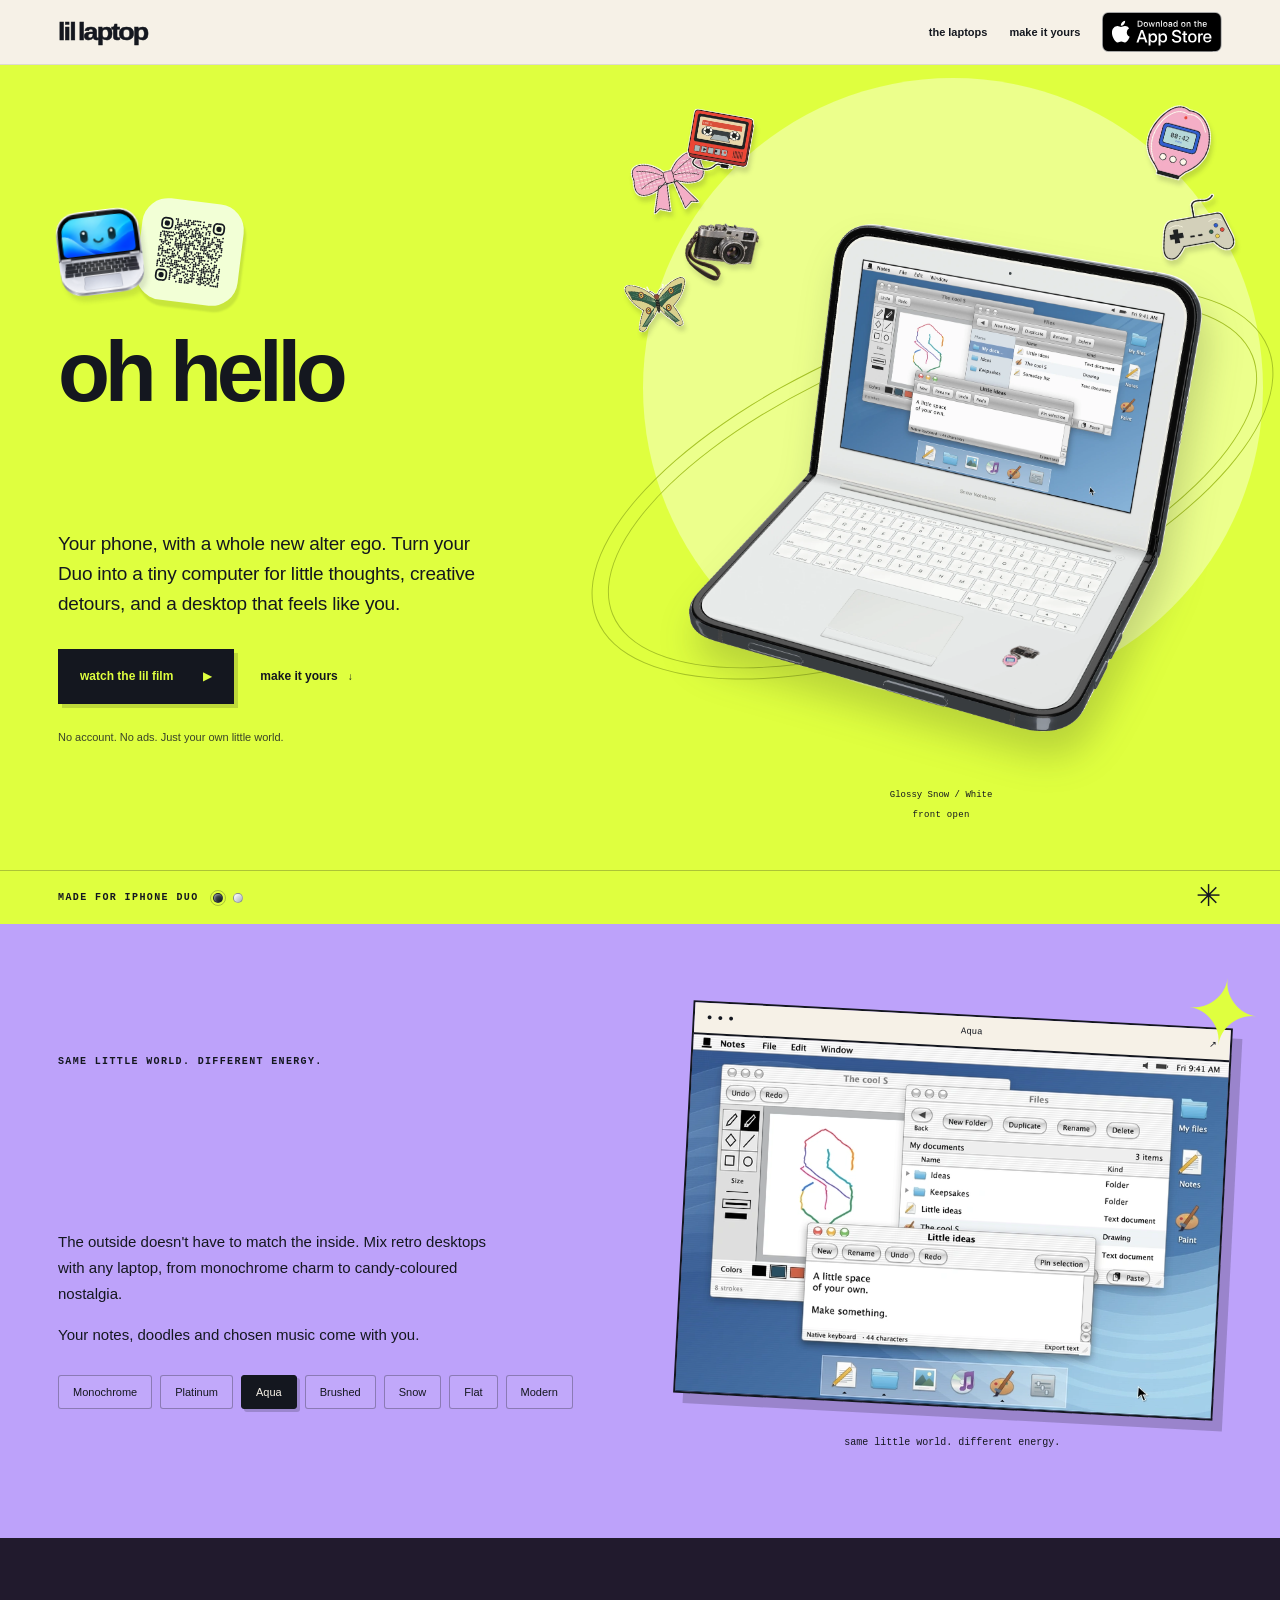
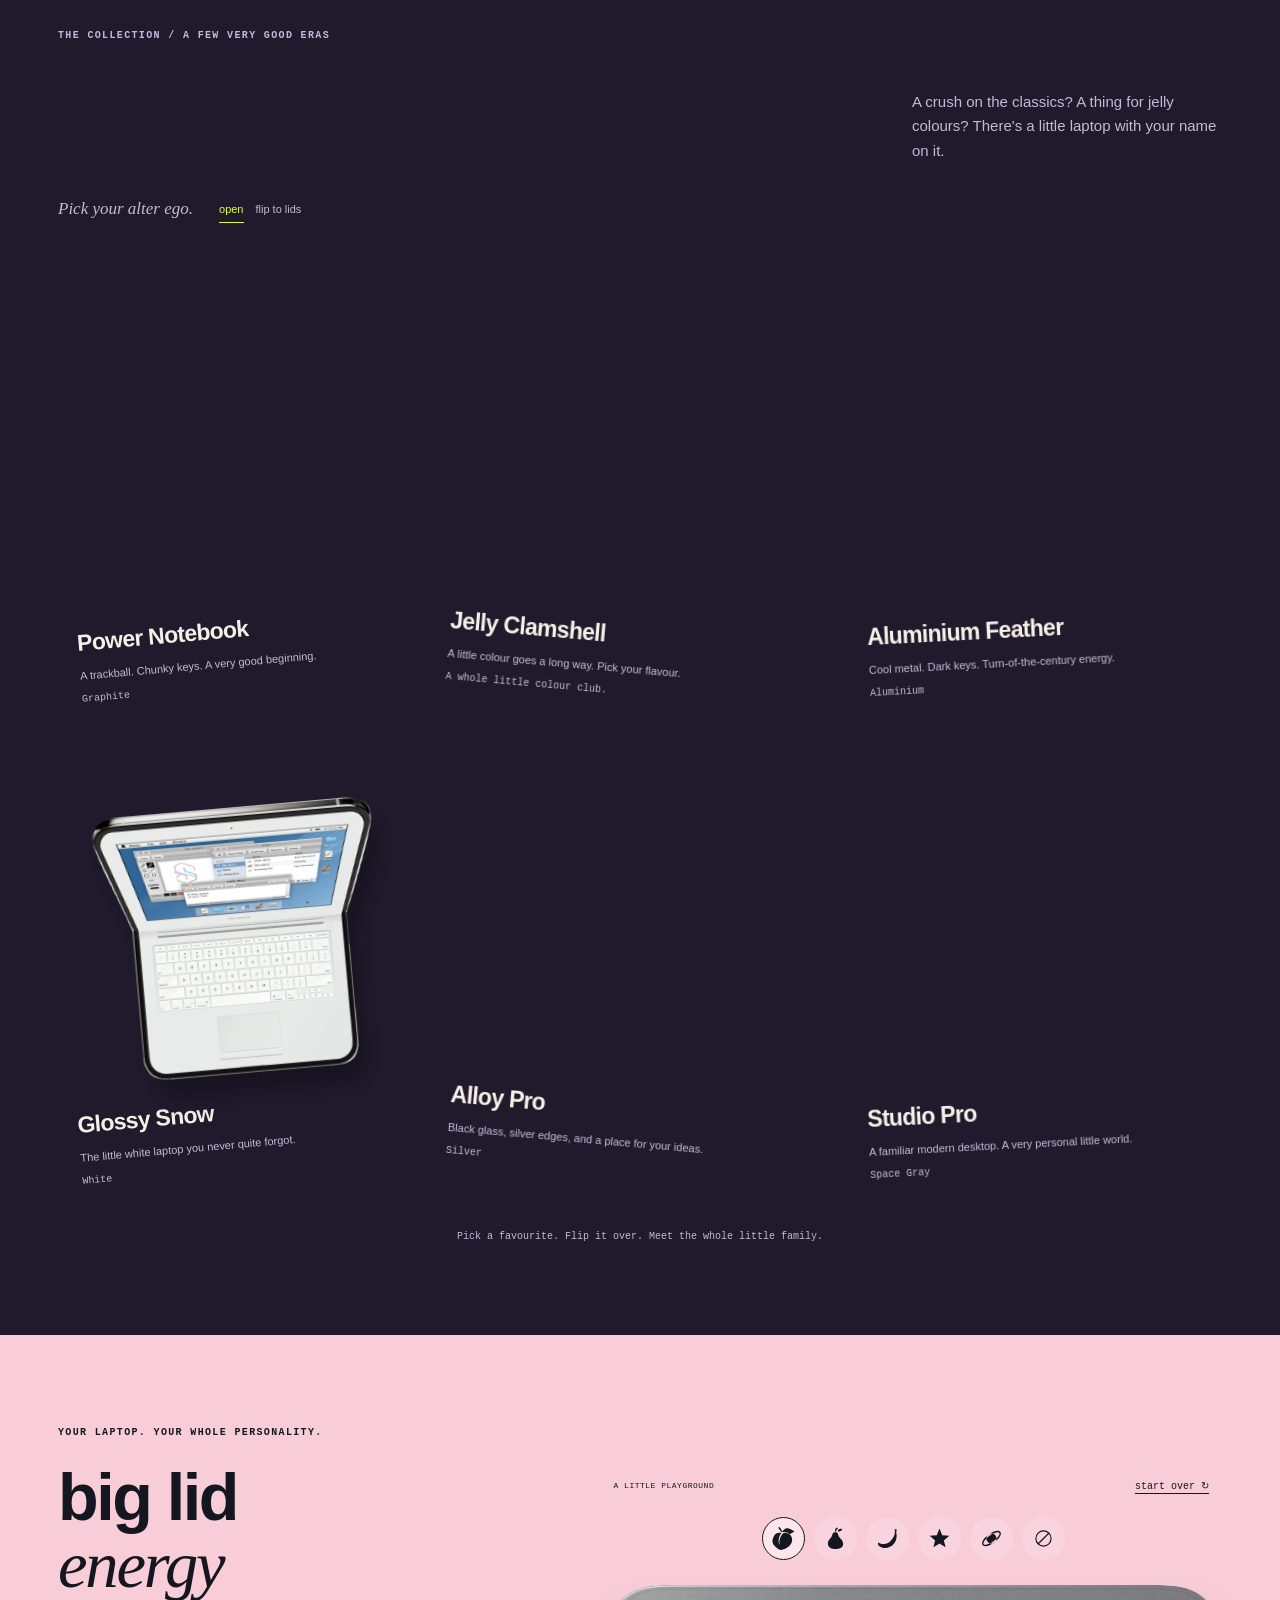
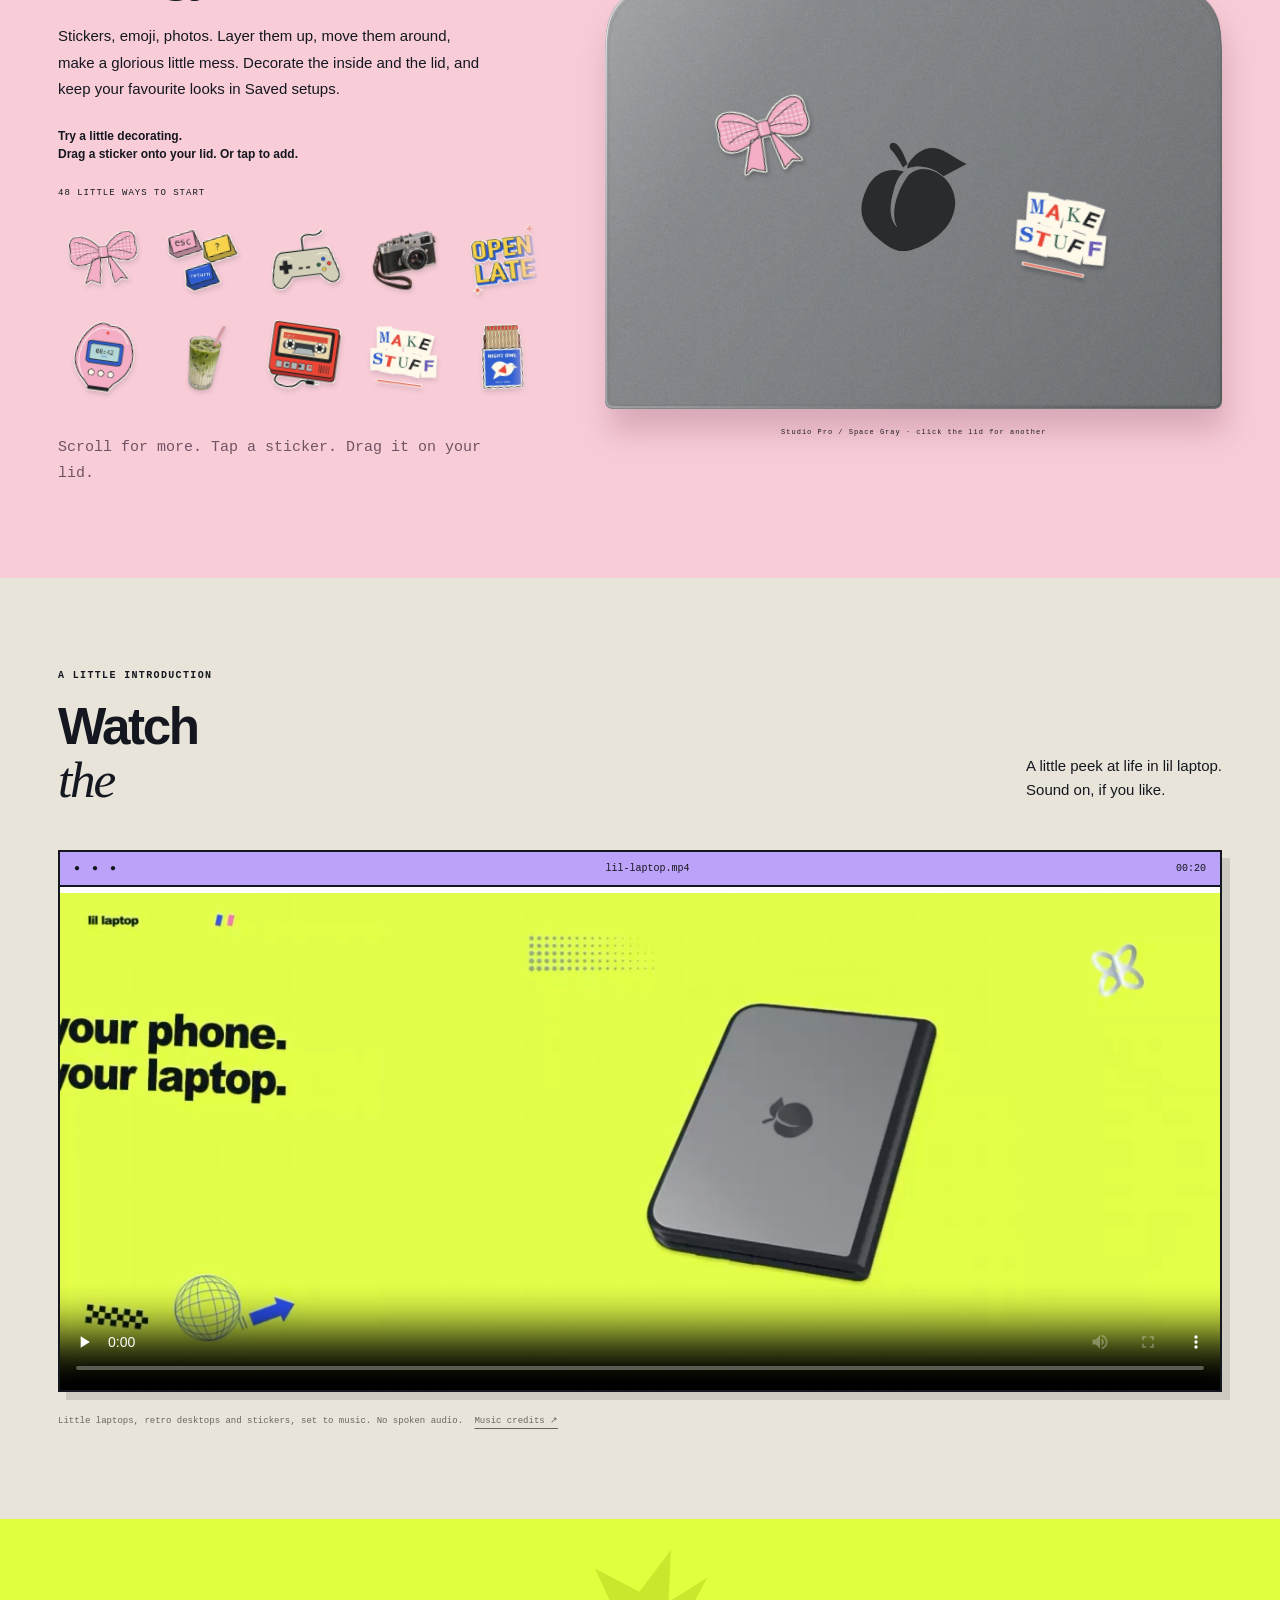
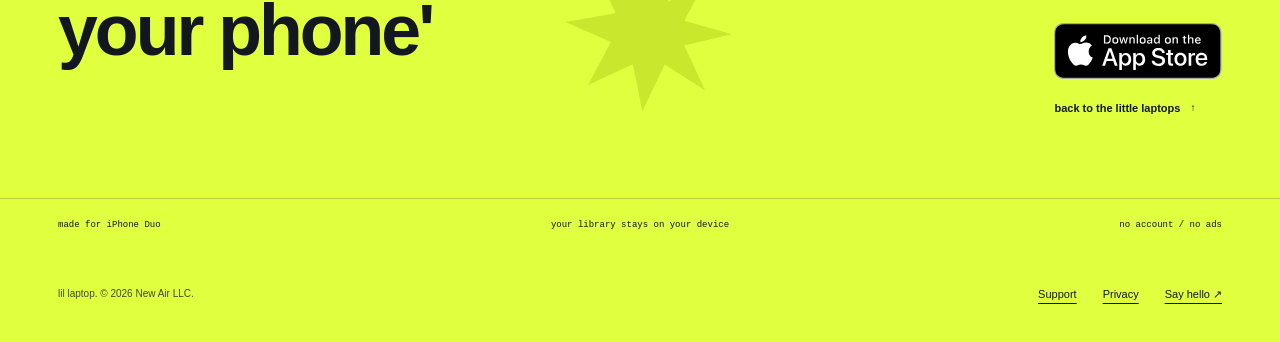
<file: index.html>
<!doctype html>
<html lang="en"><head><meta charset="utf-8"><meta name="viewport" content="width=device-width,initial-scale=1">
<meta name="description" content="Turn your iPhone Duo into your own little laptop. Explore the collection, flip over their lids, and make room for notes, doodles, music and a little personality.">
<meta name="theme-color" content="#dfff3f"><meta http-equiv="Content-Security-Policy" content="default-src 'none'; style-src 'self' 'unsafe-inline'; script-src 'self'; img-src 'self'; media-src 'self'; frame-src https://platform.twitter.com; base-uri 'none'; form-action 'none'">
<meta property="og:type" content="website"><meta property="og:title" content="lil laptop — old soul. new screen."><meta property="og:description" content="Laptop looks. Your own little world on iPhone Duo."><meta property="og:url" content="https://sentry93.github.io/lil-laptop/"><meta property="og:image" content="https://sentry93.github.io/lil-laptop/social.jpg?v=20261019-three-windows"><meta name="twitter:card" content="summary_large_image">
<link rel="canonical" href="https://sentry93.github.io/lil-laptop/"><link rel="icon" href="icon-32.png" sizes="32x32"><link rel="apple-touch-icon" href="icon-180.png"><link rel="stylesheet" href="style.css?v=20261020-qr-shadow-hover"><link rel="preload" href="hero-snow-open.webp?v=20261019-three-windows" as="image" fetchpriority="high"><script src="site.js?v=20261020-qr-shadow-hover" defer></script><title>lil laptop — oh hello. again.</title><noscript><style>.hero-art[data-loading=true]{visibility:visible}</style></noscript><link rel="stylesheet" href="video-backup.css?v=20261020-backup"><script src="video-backup-config.js?v=20261020-backup" defer></script><script src="video-backup.js?v=20261020-backup" defer></script></head>
<body><a class="skip" href="#main">Skip to content</a>
<header class="site-header"><div class="wrap nav-inner"><a class="brand" href="./" aria-label="lil laptop home"><span class="nav-icon" aria-hidden="true"><span class="app-icon-shell"><img src="lil-laptop-app-icon-1024.png" width="28" height="28" alt="" draggable="false"></span></span><span class="wordmark">lil laptop</span></a><nav aria-label="Main"><a href="#collection">the laptops</a><a href="#customize">make it yours</a><div class="nav-download"><a class="app-store-badge" href="https://apps.apple.com/us/app/lil-laptop/id6824160964" aria-label="Download lil laptop on the App Store"><svg aria-hidden="true" focusable="false" xmlns="http://www.w3.org/2000/svg" width="119.66407" height="40" viewBox="0 0 119.66407 40"><g><g><g><path d="M110.13477,0H9.53468c-.3667,0-.729,0-1.09473.002-.30615.002-.60986.00781-.91895.0127A13.21476,13.21476,0,0,0,5.5171.19141a6.66509,6.66509,0,0,0-1.90088.627A6.43779,6.43779,0,0,0,1.99757,1.99707,6.25844,6.25844,0,0,0,.81935,3.61816a6.60119,6.60119,0,0,0-.625,1.90332,12.993,12.993,0,0,0-.1792,2.002C.00587,7.83008.00489,8.1377,0,8.44434V31.5586c.00489.3105.00587.6113.01515.9219a12.99232,12.99232,0,0,0,.1792,2.0019,6.58756,6.58756,0,0,0,.625,1.9043A6.20778,6.20778,0,0,0,1.99757,38.001a6.27445,6.27445,0,0,0,1.61865,1.1787,6.70082,6.70082,0,0,0,1.90088.6308,13.45514,13.45514,0,0,0,2.0039.1768c.30909.0068.6128.0107.91895.0107C8.80567,40,9.168,40,9.53468,40H110.13477c.3594,0,.7246,0,1.084-.002.3047,0,.6172-.0039.9219-.0107a13.279,13.279,0,0,0,2-.1768,6.80432,6.80432,0,0,0,1.9082-.6308,6.27742,6.27742,0,0,0,1.6172-1.1787,6.39482,6.39482,0,0,0,1.1816-1.6143,6.60413,6.60413,0,0,0,.6191-1.9043,13.50643,13.50643,0,0,0,.1856-2.0019c.0039-.3106.0039-.6114.0039-.9219.0078-.3633.0078-.7246.0078-1.0938V9.53613c0-.36621,0-.72949-.0078-1.09179,0-.30664,0-.61426-.0039-.9209a13.5071,13.5071,0,0,0-.1856-2.002,6.6177,6.6177,0,0,0-.6191-1.90332,6.46619,6.46619,0,0,0-2.7988-2.7998,6.76754,6.76754,0,0,0-1.9082-.627,13.04394,13.04394,0,0,0-2-.17676c-.3047-.00488-.6172-.01074-.9219-.01269-.3594-.002-.7246-.002-1.084-.002Z" style="fill: #a6a6a6"/><path d="M8.44483,39.125c-.30468,0-.602-.0039-.90429-.0107a12.68714,12.68714,0,0,1-1.86914-.1631,5.88381,5.88381,0,0,1-1.65674-.5479,5.40573,5.40573,0,0,1-1.397-1.0166,5.32082,5.32082,0,0,1-1.02051-1.3965,5.72186,5.72186,0,0,1-.543-1.6572,12.41351,12.41351,0,0,1-.1665-1.875c-.00634-.2109-.01464-.9131-.01464-.9131V8.44434S.88185,7.75293.8877,7.5498a12.37039,12.37039,0,0,1,.16553-1.87207,5.7555,5.7555,0,0,1,.54346-1.6621A5.37349,5.37349,0,0,1,2.61183,2.61768,5.56543,5.56543,0,0,1,4.01417,1.59521a5.82309,5.82309,0,0,1,1.65332-.54394A12.58589,12.58589,0,0,1,7.543.88721L8.44532.875H111.21387l.9131.0127a12.38493,12.38493,0,0,1,1.8584.16259,5.93833,5.93833,0,0,1,1.6709.54785,5.59374,5.59374,0,0,1,2.415,2.41993,5.76267,5.76267,0,0,1,.5352,1.64892,12.995,12.995,0,0,1,.1738,1.88721c.0029.2832.0029.5874.0029.89014.0079.375.0079.73193.0079,1.09179V30.4648c0,.3633,0,.7178-.0079,1.0752,0,.3252,0,.6231-.0039.9297a12.73126,12.73126,0,0,1-.1709,1.8535,5.739,5.739,0,0,1-.54,1.67,5.48029,5.48029,0,0,1-1.0156,1.3857,5.4129,5.4129,0,0,1-1.3994,1.0225,5.86168,5.86168,0,0,1-1.668.5498,12.54218,12.54218,0,0,1-1.8692.1631c-.2929.0068-.5996.0107-.8974.0107l-1.084.002Z"/></g><g data-name="&lt;Group&gt;"><g data-name="&lt;Group&gt;"><g data-name="&lt;Group&gt;"><path data-name="&lt;Path&gt;" d="M24.76888,20.30068a4.94881,4.94881,0,0,1,2.35656-4.15206,5.06566,5.06566,0,0,0-3.99116-2.15768c-1.67924-.17626-3.30719,1.00483-4.1629,1.00483-.87227,0-2.18977-.98733-3.6085-.95814a5.31529,5.31529,0,0,0-4.47292,2.72787c-1.934,3.34842-.49141,8.26947,1.3612,10.97608.9269,1.32535,2.01018,2.8058,3.42763,2.7533,1.38706-.05753,1.9051-.88448,3.5794-.88448,1.65876,0,2.14479.88448,3.591.8511,1.48838-.02416,2.42613-1.33124,3.32051-2.66914a10.962,10.962,0,0,0,1.51842-3.09251A4.78205,4.78205,0,0,1,24.76888,20.30068Z" style="fill: #fff"/><path data-name="&lt;Path&gt;" d="M22.03725,12.21089a4.87248,4.87248,0,0,0,1.11452-3.49062,4.95746,4.95746,0,0,0-3.20758,1.65961,4.63634,4.63634,0,0,0-1.14371,3.36139A4.09905,4.09905,0,0,0,22.03725,12.21089Z" style="fill: #fff"/></g></g><g><path d="M42.30227,27.13965h-4.7334l-1.13672,3.35645H34.42727l4.4834-12.418h2.083l4.4834,12.418H43.438ZM38.0591,25.59082h3.752l-1.84961-5.44727h-.05176Z" style="fill: #fff"/><path d="M55.15969,25.96973c0,2.81348-1.50586,4.62109-3.77832,4.62109a3.0693,3.0693,0,0,1-2.84863-1.584h-.043v4.48438h-1.8584V21.44238H48.4302v1.50586h.03418a3.21162,3.21162,0,0,1,2.88281-1.60059C53.645,21.34766,55.15969,23.16406,55.15969,25.96973Zm-1.91016,0c0-1.833-.94727-3.03809-2.39258-3.03809-1.41992,0-2.375,1.23047-2.375,3.03809,0,1.82422.95508,3.0459,2.375,3.0459C52.30227,29.01563,53.24953,27.81934,53.24953,25.96973Z" style="fill: #fff"/><path d="M65.12453,25.96973c0,2.81348-1.50586,4.62109-3.77832,4.62109a3.0693,3.0693,0,0,1-2.84863-1.584h-.043v4.48438h-1.8584V21.44238H58.395v1.50586h.03418A3.21162,3.21162,0,0,1,61.312,21.34766C63.60988,21.34766,65.12453,23.16406,65.12453,25.96973Zm-1.91016,0c0-1.833-.94727-3.03809-2.39258-3.03809-1.41992,0-2.375,1.23047-2.375,3.03809,0,1.82422.95508,3.0459,2.375,3.0459C62.26711,29.01563,63.21438,27.81934,63.21438,25.96973Z" style="fill: #fff"/><path d="M71.71047,27.03613c.1377,1.23145,1.334,2.04,2.96875,2.04,1.56641,0,2.69336-.80859,2.69336-1.91895,0-.96387-.67969-1.541-2.28906-1.93652l-1.60937-.3877c-2.28027-.55078-3.33887-1.61719-3.33887-3.34766,0-2.14258,1.86719-3.61426,4.51855-3.61426,2.624,0,4.42285,1.47168,4.4834,3.61426h-1.876c-.1123-1.23926-1.13672-1.9873-2.63379-1.9873s-2.52148.75684-2.52148,1.8584c0,.87793.6543,1.39453,2.25488,1.79l1.36816.33594c2.54785.60254,3.60645,1.626,3.60645,3.44238,0,2.32324-1.85059,3.77832-4.79395,3.77832-2.75391,0-4.61328-1.4209-4.7334-3.667Z" style="fill: #fff"/><path d="M83.34621,19.2998v2.14258h1.72168v1.47168H83.34621v4.99121c0,.77539.34473,1.13672,1.10156,1.13672a5.80752,5.80752,0,0,0,.61133-.043v1.46289a5.10351,5.10351,0,0,1-1.03223.08594c-1.833,0-2.54785-.68848-2.54785-2.44434V22.91406H80.16262V21.44238H81.479V19.2998Z" style="fill: #fff"/><path d="M86.065,25.96973c0-2.84863,1.67773-4.63867,4.29395-4.63867,2.625,0,4.29492,1.79,4.29492,4.63867,0,2.85645-1.66113,4.63867-4.29492,4.63867C87.72609,30.6084,86.065,28.82617,86.065,25.96973Zm6.69531,0c0-1.9541-.89551-3.10742-2.40137-3.10742s-2.40039,1.16211-2.40039,3.10742c0,1.96191.89453,3.10645,2.40039,3.10645S92.76027,27.93164,92.76027,25.96973Z" style="fill: #fff"/><path d="M96.18606,21.44238h1.77246v1.541h.043a2.1594,2.1594,0,0,1,2.17773-1.63574,2.86616,2.86616,0,0,1,.63672.06934v1.73828a2.59794,2.59794,0,0,0-.835-.1123,1.87264,1.87264,0,0,0-1.93652,2.083v5.37012h-1.8584Z" style="fill: #fff"/><path d="M109.3843,27.83691c-.25,1.64355-1.85059,2.77148-3.89844,2.77148-2.63379,0-4.26855-1.76465-4.26855-4.5957,0-2.83984,1.64355-4.68164,4.19043-4.68164,2.50488,0,4.08008,1.7207,4.08008,4.46582v.63672h-6.39453v.1123a2.358,2.358,0,0,0,2.43555,2.56445,2.04834,2.04834,0,0,0,2.09082-1.27344Zm-6.28223-2.70215h4.52637a2.1773,2.1773,0,0,0-2.2207-2.29785A2.292,2.292,0,0,0,103.10207,25.13477Z" style="fill: #fff"/></g></g></g><g data-name="&lt;Group&gt;"><g><path d="M37.82619,8.731a2.63964,2.63964,0,0,1,2.80762,2.96484c0,1.90625-1.03027,3.002-2.80762,3.002H35.67092V8.731Zm-1.22852,5.123h1.125a1.87588,1.87588,0,0,0,1.96777-2.146,1.881,1.881,0,0,0-1.96777-2.13379h-1.125Z" style="fill: #fff"/><path d="M41.68068,12.44434a2.13323,2.13323,0,1,1,4.24707,0,2.13358,2.13358,0,1,1-4.24707,0Zm3.333,0c0-.97607-.43848-1.54687-1.208-1.54687-.77246,0-1.207.5708-1.207,1.54688,0,.98389.43457,1.55029,1.207,1.55029C44.57522,13.99463,45.01369,13.42432,45.01369,12.44434Z" style="fill: #fff"/><path d="M51.57326,14.69775h-.92187l-.93066-3.31641h-.07031l-.92676,3.31641h-.91309l-1.24121-4.50293h.90137l.80664,3.436h.06641l.92578-3.436h.85254l.92578,3.436h.07031l.80273-3.436h.88867Z" style="fill: #fff"/><path d="M53.85354,10.19482H54.709v.71533h.06641a1.348,1.348,0,0,1,1.34375-.80225,1.46456,1.46456,0,0,1,1.55859,1.6748v2.915h-.88867V12.00586c0-.72363-.31445-1.0835-.97168-1.0835a1.03294,1.03294,0,0,0-1.0752,1.14111v2.63428h-.88867Z" style="fill: #fff"/><path d="M59.09377,8.437h.88867v6.26074h-.88867Z" style="fill: #fff"/><path d="M61.21779,12.44434a2.13346,2.13346,0,1,1,4.24756,0,2.1338,2.1338,0,1,1-4.24756,0Zm3.333,0c0-.97607-.43848-1.54687-1.208-1.54687-.77246,0-1.207.5708-1.207,1.54688,0,.98389.43457,1.55029,1.207,1.55029C64.11232,13.99463,64.5508,13.42432,64.5508,12.44434Z" style="fill: #fff"/><path d="M66.4009,13.42432c0-.81055.60352-1.27783,1.6748-1.34424l1.21973-.07031v-.38867c0-.47559-.31445-.74414-.92187-.74414-.49609,0-.83984.18213-.93848.50049h-.86035c.09082-.77344.81836-1.26953,1.83984-1.26953,1.12891,0,1.76563.562,1.76563,1.51318v3.07666h-.85547v-.63281h-.07031a1.515,1.515,0,0,1-1.35254.707A1.36026,1.36026,0,0,1,66.4009,13.42432Zm2.89453-.38477v-.37646l-1.09961.07031c-.62012.0415-.90137.25244-.90137.64941,0,.40527.35156.64111.835.64111A1.0615,1.0615,0,0,0,69.29543,13.03955Z" style="fill: #fff"/><path d="M71.34816,12.44434c0-1.42285.73145-2.32422,1.86914-2.32422a1.484,1.484,0,0,1,1.38086.79h.06641V8.437h.88867v6.26074h-.85156v-.71143h-.07031a1.56284,1.56284,0,0,1-1.41406.78564C72.0718,14.772,71.34816,13.87061,71.34816,12.44434Zm.918,0c0,.95508.4502,1.52979,1.20313,1.52979.749,0,1.21191-.583,1.21191-1.52588,0-.93848-.46777-1.52979-1.21191-1.52979C72.72121,10.91846,72.26613,11.49707,72.26613,12.44434Z" style="fill: #fff"/><path d="M79.23,12.44434a2.13323,2.13323,0,1,1,4.24707,0,2.13358,2.13358,0,1,1-4.24707,0Zm3.333,0c0-.97607-.43848-1.54687-1.208-1.54687-.77246,0-1.207.5708-1.207,1.54688,0,.98389.43457,1.55029,1.207,1.55029C82.12453,13.99463,82.563,13.42432,82.563,12.44434Z" style="fill: #fff"/><path d="M84.66945,10.19482h.85547v.71533h.06641a1.348,1.348,0,0,1,1.34375-.80225,1.46456,1.46456,0,0,1,1.55859,1.6748v2.915H87.605V12.00586c0-.72363-.31445-1.0835-.97168-1.0835a1.03294,1.03294,0,0,0-1.0752,1.14111v2.63428h-.88867Z" style="fill: #fff"/><path d="M93.51516,9.07373v1.1416h.97559v.74854h-.97559V13.2793c0,.47168.19434.67822.63672.67822a2.96657,2.96657,0,0,0,.33887-.02051v.74023a2.9155,2.9155,0,0,1-.4834.04541c-.98828,0-1.38184-.34766-1.38184-1.21582v-2.543h-.71484v-.74854h.71484V9.07373Z" style="fill: #fff"/><path d="M95.70461,8.437h.88086v2.48145h.07031a1.3856,1.3856,0,0,1,1.373-.80664,1.48339,1.48339,0,0,1,1.55078,1.67871v2.90723H98.69v-2.688c0-.71924-.335-1.0835-.96289-1.0835a1.05194,1.05194,0,0,0-1.13379,1.1416v2.62988h-.88867Z" style="fill: #fff"/><path d="M104.76125,13.48193a1.828,1.828,0,0,1-1.95117,1.30273A2.04531,2.04531,0,0,1,100.73,12.46045a2.07685,2.07685,0,0,1,2.07617-2.35254c1.25293,0,2.00879.856,2.00879,2.27V12.688h-3.17969v.0498a1.1902,1.1902,0,0,0,1.19922,1.29,1.07934,1.07934,0,0,0,1.07129-.5459Zm-3.126-1.45117h2.27441a1.08647,1.08647,0,0,0-1.1084-1.1665A1.15162,1.15162,0,0,0,101.63527,12.03076Z" style="fill: #fff"/></g></g></g></svg></a></div></nav></div></header>
<main id="main">
<section class="hero"><div class="wrap hero-grid"><div class="hero-copy"><div class="hero-brand-pair"><span class="hero-app-icon app-icon-shell"><img src="lil-laptop-app-icon-1024.png" width="84" height="84" alt="lil laptop app icon" draggable="false"></span><a class="hero-qr" href="https://apps.apple.com/us/app/lil-laptop/id6824160964" aria-label="Enlarge the App Store QR code" aria-haspopup="dialog" aria-expanded="false" aria-controls="qr-dialog"><img src="app-store-qr.svg?v=20261019-green" width="84" height="84" alt="QR code for lil laptop on the App Store" draggable="false"></a></div><h1>oh hello.<br><em>again.</em></h1><p class="hero-intro">Your phone, with a whole new alter ego. Turn your Duo into a tiny computer for little thoughts, creative detours, and a desktop that feels like you.</p><div class="hero-actions"><a class="button button-dark" href="#watch">watch the lil film <span aria-hidden="true">▶</span></a><a class="text-link" href="#customize">make it yours <span aria-hidden="true">↓</span></a></div><p class="hero-note">No account. No ads. Just your own little world.</p></div>
<div class="hero-art" data-loading="true"><div class="hero-orbit" aria-hidden="true"></div><div class="hero-orbit second" aria-hidden="true"></div><div class="hero-glow" aria-hidden="true"></div><div class="hero-float"><div class="tilt"><button class="render-surface hero-device-button" type="button" id="hero-device-button" aria-label="Spin to see the back of Glossy Snow" aria-pressed="false" aria-describedby="hero-interaction-hint" data-side="open"><img class="hero-device" src="hero-snow-open.webp?v=20261019-three-windows" fetchpriority="high" decoding="async" width="1100" height="1089" alt="Glossy Snow on black iPhone Duo in the angled open pose."><svg class="hero-deck-stickers" viewBox="0 0 1100 1089" aria-hidden="true"><image data-deck-sticker="0" href="sticker-circuit-club-06.webp" width="100" height="100" transform="matrix(0.81865,0.11538,-0.29242,0.51462,251.6885,767.5)"/><image data-deck-sticker="1" href="sticker-circuit-club-03.webp" width="100" height="100" transform="matrix(0.5282,0.26247,-0.40038,0.32608,672.609,858.5725)"/><image data-deck-sticker="2" href="sticker-bow.webp" width="100" height="100" transform="matrix(0.51514,0.13161,-0.18903,0.31266,735.29,823.997)" style="display:none"/></svg></button></div></div><div class="hero-sticker-cloud" aria-hidden="true"><span class="cloud-sticker cloud-sticker-0" data-cloud-sticker="0"><img src="sticker-bow.webp" alt="" width="120" height="120"></span><span class="cloud-sticker cloud-sticker-1" data-cloud-sticker="1"><img src="sticker-circuit-club-03.webp" alt="" width="120" height="120"></span><span class="cloud-sticker cloud-sticker-2" data-cloud-sticker="2"><img src="sticker-circuit-club-07.webp" alt="" width="120" height="120"></span><span class="cloud-sticker cloud-sticker-3" data-cloud-sticker="3"><img src="sticker-circuit-club-08.webp" alt="" width="120" height="120"></span><span class="cloud-sticker cloud-sticker-4" data-cloud-sticker="4"><img src="sticker-flower.webp" alt="" width="120" height="120"></span><span class="cloud-sticker cloud-sticker-5" data-cloud-sticker="5"><img src="sticker-circuit-club-02.webp" alt="" width="120" height="120"></span></div><div class="hero-render-caption"><span id="hero-model-name">Glossy Snow / White</span></div><p class="hero-art-note" id="hero-interaction-hint">front open</p></div></div><div class="hero-foot wrap"><div class="hero-foot-caption"><span>MADE FOR IPHONE DUO</span><div class="duo-finishes" role="group" aria-label="iPhone Duo device finish"><button type="button" data-duo-finish="black" aria-pressed="true" aria-label="Black iPhone Duo" title="Black"><span class="finish-dot finish-black"></span></button><button type="button" data-duo-finish="silver" aria-pressed="false" aria-label="Silver iPhone Duo" title="Silver"><span class="finish-dot finish-silver"></span></button></div></div><span class="hero-foot-star" aria-hidden="true">✳</span></div></section>

<section class="desktop-section section-space" id="desktops"><div class="wrap desktop-grid"><div class="desktop-copy"><p class="eyebrow">SAME LITTLE WORLD. DIFFERENT ENERGY.</p><h2>New screen,<br><em>old soul.</em></h2><p>The outside doesn't have to match the inside. Mix retro desktops with any laptop, from monochrome charm to candy-coloured nostalgia.</p><p>Your notes, doodles and chosen music come with you.</p><div class="desktop-choices js-only" role="group" aria-label="Desktop interface"><button type="button" data-os="system7" aria-pressed="false">Monochrome</button><button type="button" data-os="macos86" aria-pressed="false">Platinum</button><button type="button" data-os="aqua101" aria-pressed="true">Aqua</button><button type="button" data-os="tiger104" aria-pressed="false">Brushed</button><button type="button" data-os="snow106" aria-pressed="false">Snow</button><button type="button" data-os="yosemite1010" aria-pressed="false">Flat</button><button type="button" data-os="sonoma14" aria-pressed="false">Modern</button></div></div><div class="desktop-showcase reveal"><div class="desktop-shell"><div class="desktop-window-bar"><span>● ● ●</span><span id="desktop-label">Aqua</span><span aria-hidden="true">↗</span></div><img id="desktop-image" src="desktop-aqua101.webp?v=20261019-three-windows" width="760" height="507" loading="lazy" alt="Aqua desktop with Finder, Paint and Notes windows open."></div><span class="desktop-spark" aria-hidden="true">✦</span><p>same little world. different energy.</p></div></div></section>
<section class="collection section-space" id="collection"><div class="wrap"><div class="section-heading reveal"><div><p class="eyebrow">THE COLLECTION / A FEW VERY GOOD ERAS</p><h2>Which lil laptop<br><em>feels like you?</em></h2></div><p>A crush on the classics? A thing for jelly colours? There's a little laptop with your name on it.</p></div><div class="collection-controls"><p><span id="collection-caption">Pick your alter ego.</span></p><div class="side-toggle js-only" role="group" aria-label="Laptop preview side"><button type="button" data-side="front" aria-pressed="true">open</button><button type="button" data-side="back" aria-pressed="false">flip to lids</button></div></div><noscript><p>Enable JavaScript to turn the laptops around and decorate their lids.</p></noscript><div class="models-grid" tabindex="-1" role="group" aria-label="Six lil laptops. Choose open or flip to lids."><article class="model-card" data-model="powerbook170">
 
 <button type="button" class="model-stage model-preview" aria-label="Flip Power Notebook and the collection to lids"><span class="device-flipper"><span class="device-face device-front"><img class="jelly-0" src="model-powerbook170-front.webp?v=20261019-three-windows" width="760" height="719" loading="lazy" decoding="async" alt="Power Notebook in Graphite, open on iPhone Duo."></span><span class="device-face device-back" aria-hidden="true"><img class="jelly-0" src="hero-power-rear.webp?v=20261019-brighter" width="640" height="440" loading="lazy" decoding="async" alt="Power Notebook in Graphite, back lid on iPhone Duo."></span></span></button>
 <h3>Power Notebook</h3><p>A trackball. Chunky keys. A very good beginning.</p>
 <div class="model-bottom"><span class="variant-name">Graphite</span></div>
 </article><article class="model-card" data-model="ibook1999">
 
 <button type="button" class="model-stage model-preview jelly-stage" aria-label="Flip Jelly Clamshell and the collection to lids"><span class="device-flipper"><span class="device-face device-front"><img class="jelly-0" src="model-ibook1999-front.webp?v=20261019-three-windows" width="760" height="719" loading="lazy" decoding="async" alt="Jelly Clamshell in Blueberry, open on iPhone Duo."><img class="jelly-1" src="model-ibook1999-tangerine-front.webp?v=20261019-three-windows" width="760" height="719" loading="lazy" decoding="async" alt="Jelly Clamshell in Tangerine, open on iPhone Duo."><img class="jelly-2" src="model-ibook1999-hotpink-front.webp?v=20261019-three-windows" width="760" height="719" loading="lazy" decoding="async" alt="Jelly Clamshell in Hot Pink, open on iPhone Duo."><img class="jelly-3" src="model-ibook1999-neongreen-front.webp?v=20261019-three-windows" width="760" height="719" loading="lazy" decoding="async" alt="Jelly Clamshell in Neon Green, open on iPhone Duo."></span><span class="device-face device-back" aria-hidden="true"><img class="jelly-0" src="hero-blue-rear.webp?v=20261019-brighter" width="640" height="440" loading="lazy" decoding="async" alt="Jelly Clamshell in Blueberry, back lid on iPhone Duo."><img class="jelly-1" src="hero-orange-rear.webp?v=20261019-brighter" width="640" height="440" loading="lazy" decoding="async" alt="Jelly Clamshell in Tangerine, back lid on iPhone Duo."><img class="jelly-2" src="hero-pink-rear.webp?v=20261019-brighter" width="640" height="440" loading="lazy" decoding="async" alt="Jelly Clamshell in Hot Pink, back lid on iPhone Duo."><img class="jelly-3" src="hero-green-rear.webp?v=20261019-brighter" width="640" height="440" loading="lazy" decoding="async" alt="Jelly Clamshell in Neon Green, back lid on iPhone Duo."></span></span></button>
 <h3>Jelly Clamshell</h3><p>A little colour goes a long way. Pick your flavour.</p>
 <div class="model-bottom"><span class="variant-name">A whole little colour club.</span></div>
 </article><article class="model-card" data-model="titanium2001">
 
 <button type="button" class="model-stage model-preview" aria-label="Flip Aluminium Feather and the collection to lids"><span class="device-flipper"><span class="device-face device-front"><img class="jelly-0" src="model-titanium2001-front.webp?v=20261019-three-windows" width="760" height="719" loading="lazy" decoding="async" alt="Aluminium Feather in Aluminium, open on iPhone Duo."></span><span class="device-face device-back" aria-hidden="true"><img class="jelly-0" src="hero-titanium-rear.webp?v=20261019-brighter" width="640" height="440" loading="lazy" decoding="async" alt="Aluminium Feather in Aluminium, back lid on iPhone Duo."></span></span></button>
 <h3>Aluminium Feather</h3><p>Cool metal. Dark keys. Turn-of-the-century energy.</p>
 <div class="model-bottom"><span class="variant-name">Aluminium</span></div>
 </article><article class="model-card" data-model="macbook2006">
 
 <button type="button" class="model-stage model-preview" aria-label="Flip Glossy Snow and the collection to lids"><span class="device-flipper"><span class="device-face device-front"><img class="jelly-0" src="model-macbook2006-front.webp?v=20261019-three-windows" width="760" height="719" loading="lazy" decoding="async" alt="Glossy Snow in White, open on iPhone Duo."></span><span class="device-face device-back" aria-hidden="true"><img class="jelly-0" src="hero-snow-rear.webp?v=20261019-brighter" width="640" height="440" loading="lazy" decoding="async" alt="Glossy Snow in White, back lid on iPhone Duo."></span></span></button>
 <h3>Glossy Snow</h3><p>The little white laptop you never quite forgot.</p>
 <div class="model-bottom"><span class="variant-name">White</span></div>
 </article><article class="model-card" data-model="unibody2008">
 
 <button type="button" class="model-stage model-preview" aria-label="Flip Alloy Pro and the collection to lids"><span class="device-flipper"><span class="device-face device-front"><img class="jelly-0" src="model-unibody2008-front.webp?v=20261019-three-windows" width="760" height="719" loading="lazy" decoding="async" alt="Alloy Pro in Silver, open on iPhone Duo."></span><span class="device-face device-back" aria-hidden="true"><img class="jelly-0" src="hero-alloy-rear.webp?v=20261019-brighter" width="640" height="440" loading="lazy" decoding="async" alt="Alloy Pro in Silver, back lid on iPhone Duo."></span></span></button>
 <h3>Alloy Pro</h3><p>Black glass, silver edges, and a place for your ideas.</p>
 <div class="model-bottom"><span class="variant-name">Silver</span></div>
 </article><article class="model-card" data-model="pro2021">
 
 <button type="button" class="model-stage model-preview" aria-label="Flip Studio Pro and the collection to lids"><span class="device-flipper"><span class="device-face device-front"><img class="jelly-0" src="model-pro2021-front.webp?v=20261019-three-windows" width="760" height="719" loading="lazy" decoding="async" alt="Studio Pro in Space Gray, open on iPhone Duo."></span><span class="device-face device-back" aria-hidden="true"><img class="jelly-0" src="hero-studio-rear.webp?v=20261019-brighter" width="640" height="440" loading="lazy" decoding="async" alt="Studio Pro in Space Gray, back lid on iPhone Duo."></span></span></button>
 <h3>Studio Pro</h3><p>A familiar modern desktop. A very personal little world.</p>
 <div class="model-bottom"><span class="variant-name">Space Gray</span></div>
 </article></div><p class="collection-note">Pick a favourite. Flip it over. Meet the whole little family.</p></div></section>


<section class="personal personal-studio section-space" id="customize"><div class="wrap personal-grid"><div class="personal-copy"><p class="eyebrow">YOUR LAPTOP. YOUR WHOLE PERSONALITY.</p><h2>big lid<br><em>energy.</em></h2><p>Stickers, emoji, photos. Layer them up, move them around, make a glorious little mess. Decorate the inside and the lid, and keep your favourite looks in Saved setups.</p><div class="playground-intro js-only"><p>Try a little decorating.<br>Drag a sticker onto your lid. Or tap to add.</p></div><div class="sticker-shelf-heading"><span>48 LITTLE WAYS TO START</span></div><div class="sticker-tray js-only" role="group" tabindex="0" aria-label="Two rows of stickers. Scroll horizontally to explore."><button type="button" data-sticker="bow" aria-label="Add Checked Bow sticker" title="Checked Bow"><img src="sticker-bow.webp" width="82" height="82" loading="lazy" alt=""></button><button type="button" data-sticker="circuit-club-07" aria-label="Add Minute Keeper sticker" title="Minute Keeper"><img src="sticker-circuit-club-07.webp" width="82" height="82" loading="lazy" alt=""></button><button type="button" data-sticker="circuit-club-06" aria-label="Add Keycap Trio sticker" title="Keycap Trio"><img src="sticker-circuit-club-06.webp" width="82" height="82" loading="lazy" alt=""></button><button type="button" data-sticker="fruit-stand-02" aria-label="Add Iced Matcha sticker" title="Iced Matcha"><img src="sticker-fruit-stand-02.webp" width="82" height="82" loading="lazy" alt=""></button><button type="button" data-sticker="circuit-club-08" aria-label="Add Extra Life sticker" title="Extra Life"><img src="sticker-circuit-club-08.webp" width="82" height="82" loading="lazy" alt=""></button><button type="button" data-sticker="circuit-club-02" aria-label="Add Side A sticker" title="Side A"><img src="sticker-circuit-club-02.webp" width="82" height="82" loading="lazy" alt=""></button><button type="button" data-sticker="circuit-club-03" aria-label="Add Pocket Rangefinder sticker" title="Pocket Rangefinder"><img src="sticker-circuit-club-03.webp" width="82" height="82" loading="lazy" alt=""></button><button type="button" data-sticker="make-stuff" aria-label="Add Make Stuff sticker" title="Make Stuff"><img src="sticker-make-stuff.webp" width="82" height="82" loading="lazy" alt=""></button><button type="button" data-sticker="open-late" aria-label="Add Open Late sticker" title="Open Late"><img src="sticker-open-late.webp" width="82" height="82" loading="lazy" alt=""></button><button type="button" data-sticker="fruit-stand-05" aria-label="Add Night Owl Matches sticker" title="Night Owl Matches"><img src="sticker-fruit-stand-05.webp" width="82" height="82" loading="lazy" alt=""></button><button type="button" data-sticker="circuit-club-10" aria-label="Add Human Inside sticker" title="Human Inside"><img src="sticker-circuit-club-10.webp" width="82" height="82" loading="lazy" alt=""></button><button type="button" data-sticker="flower" aria-label="Add Power Flower sticker" title="Power Flower"><img src="sticker-flower.webp" width="82" height="82" loading="lazy" alt=""></button><button type="button" data-sticker="wayfarer-01" aria-label="Add Lunar Moth sticker" title="Lunar Moth"><img src="sticker-wayfarer-01.webp" width="82" height="82" loading="lazy" alt=""></button><button type="button" data-sticker="fruit-stand-04" aria-label="Add Special Delivery sticker" title="Special Delivery"><img src="sticker-fruit-stand-04.webp" width="82" height="82" loading="lazy" alt=""></button><button type="button" data-sticker="fruit-stand-03" aria-label="Add Blue Espresso sticker" title="Blue Espresso"><img src="sticker-fruit-stand-03.webp" width="82" height="82" loading="lazy" alt=""></button><button type="button" data-sticker="circuit-club-04" aria-label="Add Patch Cable sticker" title="Patch Cable"><img src="sticker-circuit-club-04.webp" width="82" height="82" loading="lazy" alt=""></button><button type="button" data-sticker="circuit-club-09" aria-label="Add Save Something sticker" title="Save Something"><img src="sticker-circuit-club-09.webp" width="82" height="82" loading="lazy" alt=""></button><button type="button" data-sticker="type-and-play-02" aria-label="Add Soft Ware sticker" title="Soft Ware"><img src="sticker-type-and-play-02.webp" width="82" height="82" loading="lazy" alt=""></button><button type="button" data-sticker="fruit-stand-01" aria-label="Add Late Lunch Tin sticker" title="Late Lunch Tin"><img src="sticker-fruit-stand-01.webp" width="82" height="82" loading="lazy" alt=""></button><button type="button" data-sticker="fruit-stand-10" aria-label="Add Good Eggs sticker" title="Good Eggs"><img src="sticker-fruit-stand-10.webp" width="82" height="82" loading="lazy" alt=""></button><button type="button" data-sticker="fruit-stand-08" aria-label="Add Lucky Charms sticker" title="Lucky Charms"><img src="sticker-fruit-stand-08.webp" width="82" height="82" loading="lazy" alt=""></button><button type="button" data-sticker="wayfarer-07" aria-label="Add Jewel Beetle sticker" title="Jewel Beetle"><img src="sticker-wayfarer-07.webp" width="82" height="82" loading="lazy" alt=""></button><button type="button" data-sticker="fruit-stand-12" aria-label="Add One More Chapter sticker" title="One More Chapter"><img src="sticker-fruit-stand-12.webp" width="82" height="82" loading="lazy" alt=""></button><button type="button" data-sticker="type-and-play-10" aria-label="Add Side Quest sticker" title="Side Quest"><img src="sticker-type-and-play-10.webp" width="82" height="82" loading="lazy" alt=""></button><button type="button" data-sticker="wayfarer-08" aria-label="Add Silver Sardine sticker" title="Silver Sardine"><img src="sticker-wayfarer-08.webp" width="82" height="82" loading="lazy" alt=""></button><button type="button" data-sticker="fruit-stand-06" aria-label="Add Striped Vase sticker" title="Striped Vase"><img src="sticker-fruit-stand-06.webp" width="82" height="82" loading="lazy" alt=""></button><button type="button" data-sticker="circuit-club-05" aria-label="Add Waveform Lab sticker" title="Waveform Lab"><img src="sticker-circuit-club-05.webp" width="82" height="82" loading="lazy" alt=""></button><button type="button" data-sticker="circuit-club-01" aria-label="Add Desktop Garden sticker" title="Desktop Garden"><img src="sticker-circuit-club-01.webp" width="82" height="82" loading="lazy" alt=""></button><button type="button" data-sticker="wayfarer-12" aria-label="Add Elsewhere Map sticker" title="Elsewhere Map"><img src="sticker-wayfarer-12.webp" width="82" height="82" loading="lazy" alt=""></button><button type="button" data-sticker="circuit-club-11" aria-label="Add Orbital Relay sticker" title="Orbital Relay"><img src="sticker-circuit-club-11.webp" width="82" height="82" loading="lazy" alt=""></button><button type="button" data-sticker="wayfarer-10" aria-label="Add Moon Study sticker" title="Moon Study"><img src="sticker-wayfarer-10.webp" width="82" height="82" loading="lazy" alt=""></button><button type="button" data-sticker="fruit-stand-11" aria-label="Add Day Dream Bottle sticker" title="Day Dream Bottle"><img src="sticker-fruit-stand-11.webp" width="82" height="82" loading="lazy" alt=""></button><button type="button" data-sticker="fruit-stand-07" aria-label="Add Red Canvas sticker" title="Red Canvas"><img src="sticker-fruit-stand-07.webp" width="82" height="82" loading="lazy" alt=""></button><button type="button" data-sticker="wayfarer-11" aria-label="Add Wild Stems sticker" title="Wild Stems"><img src="sticker-wayfarer-11.webp" width="82" height="82" loading="lazy" alt=""></button><button type="button" data-sticker="wayfarer-03" aria-label="Add Fern Frond sticker" title="Fern Frond"><img src="sticker-wayfarer-03.webp" width="82" height="82" loading="lazy" alt=""></button><button type="button" data-sticker="wayfarer-09" aria-label="Add Ribbon Snake sticker" title="Ribbon Snake"><img src="sticker-wayfarer-09.webp" width="82" height="82" loading="lazy" alt=""></button><button type="button" data-sticker="wayfarer-06" aria-label="Add Slow Traveller sticker" title="Slow Traveller"><img src="sticker-wayfarer-06.webp" width="82" height="82" loading="lazy" alt=""></button><button type="button" data-sticker="wayfarer-05" aria-label="Add Forest Floor sticker" title="Forest Floor"><img src="sticker-wayfarer-05.webp" width="82" height="82" loading="lazy" alt=""></button><button type="button" data-sticker="wayfarer-02" aria-label="Add Quiet Heron sticker" title="Quiet Heron"><img src="sticker-wayfarer-02.webp" width="82" height="82" loading="lazy" alt=""></button><button type="button" data-sticker="wayfarer-04" aria-label="Add Long Way Home sticker" title="Long Way Home"><img src="sticker-wayfarer-04.webp" width="82" height="82" loading="lazy" alt=""></button><button type="button" data-sticker="type-and-play-12" aria-label="Add Good Enough sticker" title="Good Enough"><img src="sticker-type-and-play-12.webp" width="82" height="82" loading="lazy" alt=""></button><button type="button" data-sticker="type-and-play-11" aria-label="Add A Little Wonder sticker" title="A Little Wonder"><img src="sticker-type-and-play-11.webp" width="82" height="82" loading="lazy" alt=""></button><button type="button" data-sticker="type-and-play-09" aria-label="Add Local Only sticker" title="Local Only"><img src="sticker-type-and-play-09.webp" width="82" height="82" loading="lazy" alt=""></button><button type="button" data-sticker="type-and-play-08" aria-label="Add One More Page sticker" title="One More Page"><img src="sticker-type-and-play-08.webp" width="82" height="82" loading="lazy" alt=""></button><button type="button" data-sticker="type-and-play-06" aria-label="Add And Then Some sticker" title="And Then Some"><img src="sticker-type-and-play-06.webp" width="82" height="82" loading="lazy" alt=""></button><button type="button" data-sticker="type-and-play-04" aria-label="Add Stay Curious sticker" title="Stay Curious"><img src="sticker-type-and-play-04.webp" width="82" height="82" loading="lazy" alt=""></button><button type="button" data-sticker="type-and-play-05" aria-label="Add Slow Is A Speed sticker" title="Slow Is A Speed"><img src="sticker-type-and-play-05.webp" width="82" height="82" loading="lazy" alt=""></button><button type="button" data-sticker="type-and-play-07" aria-label="Add Less But Better sticker" title="Less But Better"><img src="sticker-type-and-play-07.webp" width="82" height="82" loading="lazy" alt=""></button></div><p class="sticker-hint">Scroll for more. Tap a sticker. Drag it on your lid.</p></div><div class="playground-card reveal"><div class="playground-top"><span>A LITTLE PLAYGROUND</span><button id="reset-stickers" class="js-only" type="button">start over ↻</button></div><div class="lid-mark-picker"><div class="lid-mark-choices" role="group" aria-label="Choose a lid logo"><button type="button" data-mark="peach" aria-label="Peach lid logo" title="Peach" aria-pressed="true"><svg viewBox="0 0 100 100" aria-hidden="true"><use href="#lid-mark-peach"/></svg></button><button type="button" data-mark="pear" aria-label="Pear lid logo" title="Pear" aria-pressed="false"><svg viewBox="0 0 100 100" aria-hidden="true"><use href="#lid-mark-pear"/></svg></button><button type="button" data-mark="banana" aria-label="Banana lid logo" title="Banana" aria-pressed="false"><svg viewBox="0 0 100 100" aria-hidden="true"><use href="#lid-mark-banana"/></svg></button><button type="button" data-mark="star" aria-label="Star lid logo" title="Star" aria-pressed="false"><svg viewBox="0 0 100 100" aria-hidden="true"><use href="#lid-mark-star"/></svg></button><button type="button" data-mark="orbit" aria-label="Orbit lid logo" title="Orbit" aria-pressed="false"><svg viewBox="0 0 100 100" aria-hidden="true"><use href="#lid-mark-orbit"/></svg></button><button type="button" data-mark="none" aria-label="No mark lid logo" title="No mark" aria-pressed="false"><svg viewBox="0 0 100 100" aria-hidden="true"><circle cx="50" cy="50" r="33" fill="none" stroke="currentColor" stroke-width="5"/><path d="M25 75 75 25" fill="none" stroke="currentColor" stroke-width="5"/></svg></button></div></div><div class="sticker-canvas" id="sticker-canvas" role="group" aria-label="Decorate your laptop lid"><svg class="lid-mark-definitions" width="0" height="0" aria-hidden="true"><defs><symbol id="lid-mark-banana" viewBox="0 0 100 100"><path d="M82.000 9.000 L90.000 11.000 L88.000 24.000 C98.000 65.000 66.000 96.000 31.000 91.000 C21.000 88.000 9.000 82.000 8.000 74.000 L10.000 67.000 C28.000 79.000 53.000 77.000 67.000 57.000 C79.000 43.000 82.000 32.000 82.000 23.000 Z"/></symbol><symbol id="lid-mark-orbit" viewBox="0 0 100 100"><path d="M72.000 50.000 C72.000 62.150 62.150 72.000 50.000 72.000 C37.850 72.000 28.000 62.150 28.000 50.000 C28.000 37.850 37.850 28.000 50.000 28.000 C62.150 28.000 72.000 37.850 72.000 50.000 Z M83.979 25.313 C88.406 31.407 77.693 48.421 58.817 62.135 C39.940 75.850 20.449 80.781 16.021 74.687 C11.594 68.593 22.307 51.579 41.183 37.865 C60.060 24.150 79.551 19.219 83.979 25.313 Z M88.833 21.786 C81.574 11.796 58.993 17.509 37.657 33.011 C16.320 48.512 3.908 68.223 11.167 78.214 C18.426 88.204 41.007 82.491 62.343 66.989 C83.680 51.488 96.092 31.777 88.833 21.786 Z"/></symbol><symbol id="lid-mark-peach" viewBox="0 0 100 100"><path d="M41.000 27.000 C26.000 22.000 13.000 29.000 7.000 42.000 C-4.000 65.000 4.000 78.000 21.000 91.000 C27.000 96.000 32.000 98.000 39.000 100.000 C54.000 99.000 74.000 87.000 82.000 74.000 C93.000 56.000 86.000 39.000 76.000 31.000 C65.000 23.000 54.000 22.000 45.000 30.000 C36.000 42.000 31.000 57.000 32.000 68.000 C32.000 71.000 33.000 75.000 35.000 78.000 C28.000 72.000 27.000 60.000 31.000 46.000 C33.000 38.000 36.000 30.000 41.000 27.000 Z M44.000 21.000 C51.000 9.000 64.000 0.000 79.000 9.000 C86.000 13.000 92.000 17.000 98.000 20.000 L77.000 31.000 C67.000 23.000 56.000 20.000 44.000 24.000 Z M40.000 23.000 C37.000 18.000 33.000 11.000 29.000 7.000 C26.000 3.000 29.000 -1.000 33.000 1.000 C38.000 4.000 42.000 14.000 44.000 20.000 Z"/></symbol><symbol id="lid-mark-pear" viewBox="0 0 100 100"><path d="M48.000 23.000 C37.000 22.000 38.000 32.000 33.000 42.000 C29.000 49.000 17.000 56.000 17.000 71.000 C16.000 91.000 34.000 96.000 50.000 96.000 C69.000 96.000 85.000 89.000 83.000 71.000 C82.000 56.000 70.000 49.000 65.000 42.000 C60.000 32.000 63.000 23.000 48.000 23.000 Z M48.000 20.000 C46.000 10.000 52.000 3.000 57.000 2.000 L61.000 5.000 Q53.000 8.000 53.000 20.000 Z M59.000 17.000 Q64.000 5.000 80.000 9.000 Q74.000 24.000 59.000 17.000 Z"/></symbol><symbol id="lid-mark-star" viewBox="0 0 100 100"><path d="M50.000 7.000 L61.756 35.820 L92.798 38.094 L69.021 58.180 L76.450 88.406 L50.000 72.000 L23.550 88.406 L30.979 58.180 L7.202 38.094 L38.244 35.820 Z"/></symbol></defs></svg><button type="button" class="lid-cycle-button" id="cycle-lid" aria-label="Try the next laptop lid. Currently Studio Pro in Space Gray."><img class="playground-lid" src="play-lid-pro2021.webp" width="640" height="440" loading="lazy" alt="Studio Pro lid in Space Gray, ready to decorate."></button><svg class="playground-mark" viewBox="0 0 100 100" aria-hidden="true"><use href="#lid-mark-peach"/></svg><div id="placed-stickers"></div></div><p class="playground-footer" id="playground-lid-caption">Studio Pro / Space Gray · click the lid for another</p></div></div><p class="sr-only" id="playground-status" aria-live="polite"></p></section>
<section class="film-section section-space" id="watch"><div class="wrap"><div class="section-heading reveal"><div><p class="eyebrow">A LITTLE INTRODUCTION</p><h2>Watch<br><em>the lil film</em></h2></div><p>A little peek at life in lil laptop.<br>Sound on, if you like.</p></div><div class="video-frame reveal" id="trailer-frame" data-video-provider="self"><div class="film-bar"><span>● ● ●</span><span data-video-filename>lil-laptop.mp4</span><span data-video-duration>00:20</span></div><video controls playsinline preload="none" poster="trailer-poster.jpg" width="1280" height="548" aria-label="lil laptop trailer" aria-describedby="film-description"><source src="lil-laptop-trailer.mp4" type="video/mp4"><p><a href="lil-laptop-trailer.mp4">Watch the trailer</a>.</p></video></div><p class="film-caption" id="film-description">Little laptops, retro desktops and stickers, set to music. No spoken audio. <a href="video-credits.txt">Music credits ↗</a> <a id="x-video-backup-link" hidden target="_blank" rel="noopener noreferrer">Watch on X ↗</a></p><template id="x-video-backup-template"><div class="x-video-backup"><iframe title="lil laptop video on X" allow="autoplay; fullscreen; picture-in-picture" allowfullscreen></iframe></div></template></div></section>
<section class="closer"><div class="wrap closer-inner"><div class="closer-star" aria-hidden="true"><svg viewBox="0 0 100 100" aria-hidden="true"><path d="M50 2 57 32 75 12 69 40 98 40 73 54 92 76 65 68 60 98 47 73 25 92 31 64 2 60 29 47 10 25 39 31Z" fill="currentColor"/></svg></div><div class="closer-copy"><h2>your phone's<br><em>alter ego.</em></h2></div><div class="closer-download"><div class="app-store-cta"><a class="app-store-badge" href="https://apps.apple.com/us/app/lil-laptop/id6824160964" aria-label="Download lil laptop on the App Store"><svg aria-hidden="true" focusable="false" xmlns="http://www.w3.org/2000/svg" width="119.66407" height="40" viewBox="0 0 119.66407 40"><g><g><g><path d="M110.13477,0H9.53468c-.3667,0-.729,0-1.09473.002-.30615.002-.60986.00781-.91895.0127A13.21476,13.21476,0,0,0,5.5171.19141a6.66509,6.66509,0,0,0-1.90088.627A6.43779,6.43779,0,0,0,1.99757,1.99707,6.25844,6.25844,0,0,0,.81935,3.61816a6.60119,6.60119,0,0,0-.625,1.90332,12.993,12.993,0,0,0-.1792,2.002C.00587,7.83008.00489,8.1377,0,8.44434V31.5586c.00489.3105.00587.6113.01515.9219a12.99232,12.99232,0,0,0,.1792,2.0019,6.58756,6.58756,0,0,0,.625,1.9043A6.20778,6.20778,0,0,0,1.99757,38.001a6.27445,6.27445,0,0,0,1.61865,1.1787,6.70082,6.70082,0,0,0,1.90088.6308,13.45514,13.45514,0,0,0,2.0039.1768c.30909.0068.6128.0107.91895.0107C8.80567,40,9.168,40,9.53468,40H110.13477c.3594,0,.7246,0,1.084-.002.3047,0,.6172-.0039.9219-.0107a13.279,13.279,0,0,0,2-.1768,6.80432,6.80432,0,0,0,1.9082-.6308,6.27742,6.27742,0,0,0,1.6172-1.1787,6.39482,6.39482,0,0,0,1.1816-1.6143,6.60413,6.60413,0,0,0,.6191-1.9043,13.50643,13.50643,0,0,0,.1856-2.0019c.0039-.3106.0039-.6114.0039-.9219.0078-.3633.0078-.7246.0078-1.0938V9.53613c0-.36621,0-.72949-.0078-1.09179,0-.30664,0-.61426-.0039-.9209a13.5071,13.5071,0,0,0-.1856-2.002,6.6177,6.6177,0,0,0-.6191-1.90332,6.46619,6.46619,0,0,0-2.7988-2.7998,6.76754,6.76754,0,0,0-1.9082-.627,13.04394,13.04394,0,0,0-2-.17676c-.3047-.00488-.6172-.01074-.9219-.01269-.3594-.002-.7246-.002-1.084-.002Z" style="fill: #a6a6a6"/><path d="M8.44483,39.125c-.30468,0-.602-.0039-.90429-.0107a12.68714,12.68714,0,0,1-1.86914-.1631,5.88381,5.88381,0,0,1-1.65674-.5479,5.40573,5.40573,0,0,1-1.397-1.0166,5.32082,5.32082,0,0,1-1.02051-1.3965,5.72186,5.72186,0,0,1-.543-1.6572,12.41351,12.41351,0,0,1-.1665-1.875c-.00634-.2109-.01464-.9131-.01464-.9131V8.44434S.88185,7.75293.8877,7.5498a12.37039,12.37039,0,0,1,.16553-1.87207,5.7555,5.7555,0,0,1,.54346-1.6621A5.37349,5.37349,0,0,1,2.61183,2.61768,5.56543,5.56543,0,0,1,4.01417,1.59521a5.82309,5.82309,0,0,1,1.65332-.54394A12.58589,12.58589,0,0,1,7.543.88721L8.44532.875H111.21387l.9131.0127a12.38493,12.38493,0,0,1,1.8584.16259,5.93833,5.93833,0,0,1,1.6709.54785,5.59374,5.59374,0,0,1,2.415,2.41993,5.76267,5.76267,0,0,1,.5352,1.64892,12.995,12.995,0,0,1,.1738,1.88721c.0029.2832.0029.5874.0029.89014.0079.375.0079.73193.0079,1.09179V30.4648c0,.3633,0,.7178-.0079,1.0752,0,.3252,0,.6231-.0039.9297a12.73126,12.73126,0,0,1-.1709,1.8535,5.739,5.739,0,0,1-.54,1.67,5.48029,5.48029,0,0,1-1.0156,1.3857,5.4129,5.4129,0,0,1-1.3994,1.0225,5.86168,5.86168,0,0,1-1.668.5498,12.54218,12.54218,0,0,1-1.8692.1631c-.2929.0068-.5996.0107-.8974.0107l-1.084.002Z"/></g><g data-name="&lt;Group&gt;"><g data-name="&lt;Group&gt;"><g data-name="&lt;Group&gt;"><path data-name="&lt;Path&gt;" d="M24.76888,20.30068a4.94881,4.94881,0,0,1,2.35656-4.15206,5.06566,5.06566,0,0,0-3.99116-2.15768c-1.67924-.17626-3.30719,1.00483-4.1629,1.00483-.87227,0-2.18977-.98733-3.6085-.95814a5.31529,5.31529,0,0,0-4.47292,2.72787c-1.934,3.34842-.49141,8.26947,1.3612,10.97608.9269,1.32535,2.01018,2.8058,3.42763,2.7533,1.38706-.05753,1.9051-.88448,3.5794-.88448,1.65876,0,2.14479.88448,3.591.8511,1.48838-.02416,2.42613-1.33124,3.32051-2.66914a10.962,10.962,0,0,0,1.51842-3.09251A4.78205,4.78205,0,0,1,24.76888,20.30068Z" style="fill: #fff"/><path data-name="&lt;Path&gt;" d="M22.03725,12.21089a4.87248,4.87248,0,0,0,1.11452-3.49062,4.95746,4.95746,0,0,0-3.20758,1.65961,4.63634,4.63634,0,0,0-1.14371,3.36139A4.09905,4.09905,0,0,0,22.03725,12.21089Z" style="fill: #fff"/></g></g><g><path d="M42.30227,27.13965h-4.7334l-1.13672,3.35645H34.42727l4.4834-12.418h2.083l4.4834,12.418H43.438ZM38.0591,25.59082h3.752l-1.84961-5.44727h-.05176Z" style="fill: #fff"/><path d="M55.15969,25.96973c0,2.81348-1.50586,4.62109-3.77832,4.62109a3.0693,3.0693,0,0,1-2.84863-1.584h-.043v4.48438h-1.8584V21.44238H48.4302v1.50586h.03418a3.21162,3.21162,0,0,1,2.88281-1.60059C53.645,21.34766,55.15969,23.16406,55.15969,25.96973Zm-1.91016,0c0-1.833-.94727-3.03809-2.39258-3.03809-1.41992,0-2.375,1.23047-2.375,3.03809,0,1.82422.95508,3.0459,2.375,3.0459C52.30227,29.01563,53.24953,27.81934,53.24953,25.96973Z" style="fill: #fff"/><path d="M65.12453,25.96973c0,2.81348-1.50586,4.62109-3.77832,4.62109a3.0693,3.0693,0,0,1-2.84863-1.584h-.043v4.48438h-1.8584V21.44238H58.395v1.50586h.03418A3.21162,3.21162,0,0,1,61.312,21.34766C63.60988,21.34766,65.12453,23.16406,65.12453,25.96973Zm-1.91016,0c0-1.833-.94727-3.03809-2.39258-3.03809-1.41992,0-2.375,1.23047-2.375,3.03809,0,1.82422.95508,3.0459,2.375,3.0459C62.26711,29.01563,63.21438,27.81934,63.21438,25.96973Z" style="fill: #fff"/><path d="M71.71047,27.03613c.1377,1.23145,1.334,2.04,2.96875,2.04,1.56641,0,2.69336-.80859,2.69336-1.91895,0-.96387-.67969-1.541-2.28906-1.93652l-1.60937-.3877c-2.28027-.55078-3.33887-1.61719-3.33887-3.34766,0-2.14258,1.86719-3.61426,4.51855-3.61426,2.624,0,4.42285,1.47168,4.4834,3.61426h-1.876c-.1123-1.23926-1.13672-1.9873-2.63379-1.9873s-2.52148.75684-2.52148,1.8584c0,.87793.6543,1.39453,2.25488,1.79l1.36816.33594c2.54785.60254,3.60645,1.626,3.60645,3.44238,0,2.32324-1.85059,3.77832-4.79395,3.77832-2.75391,0-4.61328-1.4209-4.7334-3.667Z" style="fill: #fff"/><path d="M83.34621,19.2998v2.14258h1.72168v1.47168H83.34621v4.99121c0,.77539.34473,1.13672,1.10156,1.13672a5.80752,5.80752,0,0,0,.61133-.043v1.46289a5.10351,5.10351,0,0,1-1.03223.08594c-1.833,0-2.54785-.68848-2.54785-2.44434V22.91406H80.16262V21.44238H81.479V19.2998Z" style="fill: #fff"/><path d="M86.065,25.96973c0-2.84863,1.67773-4.63867,4.29395-4.63867,2.625,0,4.29492,1.79,4.29492,4.63867,0,2.85645-1.66113,4.63867-4.29492,4.63867C87.72609,30.6084,86.065,28.82617,86.065,25.96973Zm6.69531,0c0-1.9541-.89551-3.10742-2.40137-3.10742s-2.40039,1.16211-2.40039,3.10742c0,1.96191.89453,3.10645,2.40039,3.10645S92.76027,27.93164,92.76027,25.96973Z" style="fill: #fff"/><path d="M96.18606,21.44238h1.77246v1.541h.043a2.1594,2.1594,0,0,1,2.17773-1.63574,2.86616,2.86616,0,0,1,.63672.06934v1.73828a2.59794,2.59794,0,0,0-.835-.1123,1.87264,1.87264,0,0,0-1.93652,2.083v5.37012h-1.8584Z" style="fill: #fff"/><path d="M109.3843,27.83691c-.25,1.64355-1.85059,2.77148-3.89844,2.77148-2.63379,0-4.26855-1.76465-4.26855-4.5957,0-2.83984,1.64355-4.68164,4.19043-4.68164,2.50488,0,4.08008,1.7207,4.08008,4.46582v.63672h-6.39453v.1123a2.358,2.358,0,0,0,2.43555,2.56445,2.04834,2.04834,0,0,0,2.09082-1.27344Zm-6.28223-2.70215h4.52637a2.1773,2.1773,0,0,0-2.2207-2.29785A2.292,2.292,0,0,0,103.10207,25.13477Z" style="fill: #fff"/></g></g></g><g data-name="&lt;Group&gt;"><g><path d="M37.82619,8.731a2.63964,2.63964,0,0,1,2.80762,2.96484c0,1.90625-1.03027,3.002-2.80762,3.002H35.67092V8.731Zm-1.22852,5.123h1.125a1.87588,1.87588,0,0,0,1.96777-2.146,1.881,1.881,0,0,0-1.96777-2.13379h-1.125Z" style="fill: #fff"/><path d="M41.68068,12.44434a2.13323,2.13323,0,1,1,4.24707,0,2.13358,2.13358,0,1,1-4.24707,0Zm3.333,0c0-.97607-.43848-1.54687-1.208-1.54687-.77246,0-1.207.5708-1.207,1.54688,0,.98389.43457,1.55029,1.207,1.55029C44.57522,13.99463,45.01369,13.42432,45.01369,12.44434Z" style="fill: #fff"/><path d="M51.57326,14.69775h-.92187l-.93066-3.31641h-.07031l-.92676,3.31641h-.91309l-1.24121-4.50293h.90137l.80664,3.436h.06641l.92578-3.436h.85254l.92578,3.436h.07031l.80273-3.436h.88867Z" style="fill: #fff"/><path d="M53.85354,10.19482H54.709v.71533h.06641a1.348,1.348,0,0,1,1.34375-.80225,1.46456,1.46456,0,0,1,1.55859,1.6748v2.915h-.88867V12.00586c0-.72363-.31445-1.0835-.97168-1.0835a1.03294,1.03294,0,0,0-1.0752,1.14111v2.63428h-.88867Z" style="fill: #fff"/><path d="M59.09377,8.437h.88867v6.26074h-.88867Z" style="fill: #fff"/><path d="M61.21779,12.44434a2.13346,2.13346,0,1,1,4.24756,0,2.1338,2.1338,0,1,1-4.24756,0Zm3.333,0c0-.97607-.43848-1.54687-1.208-1.54687-.77246,0-1.207.5708-1.207,1.54688,0,.98389.43457,1.55029,1.207,1.55029C64.11232,13.99463,64.5508,13.42432,64.5508,12.44434Z" style="fill: #fff"/><path d="M66.4009,13.42432c0-.81055.60352-1.27783,1.6748-1.34424l1.21973-.07031v-.38867c0-.47559-.31445-.74414-.92187-.74414-.49609,0-.83984.18213-.93848.50049h-.86035c.09082-.77344.81836-1.26953,1.83984-1.26953,1.12891,0,1.76563.562,1.76563,1.51318v3.07666h-.85547v-.63281h-.07031a1.515,1.515,0,0,1-1.35254.707A1.36026,1.36026,0,0,1,66.4009,13.42432Zm2.89453-.38477v-.37646l-1.09961.07031c-.62012.0415-.90137.25244-.90137.64941,0,.40527.35156.64111.835.64111A1.0615,1.0615,0,0,0,69.29543,13.03955Z" style="fill: #fff"/><path d="M71.34816,12.44434c0-1.42285.73145-2.32422,1.86914-2.32422a1.484,1.484,0,0,1,1.38086.79h.06641V8.437h.88867v6.26074h-.85156v-.71143h-.07031a1.56284,1.56284,0,0,1-1.41406.78564C72.0718,14.772,71.34816,13.87061,71.34816,12.44434Zm.918,0c0,.95508.4502,1.52979,1.20313,1.52979.749,0,1.21191-.583,1.21191-1.52588,0-.93848-.46777-1.52979-1.21191-1.52979C72.72121,10.91846,72.26613,11.49707,72.26613,12.44434Z" style="fill: #fff"/><path d="M79.23,12.44434a2.13323,2.13323,0,1,1,4.24707,0,2.13358,2.13358,0,1,1-4.24707,0Zm3.333,0c0-.97607-.43848-1.54687-1.208-1.54687-.77246,0-1.207.5708-1.207,1.54688,0,.98389.43457,1.55029,1.207,1.55029C82.12453,13.99463,82.563,13.42432,82.563,12.44434Z" style="fill: #fff"/><path d="M84.66945,10.19482h.85547v.71533h.06641a1.348,1.348,0,0,1,1.34375-.80225,1.46456,1.46456,0,0,1,1.55859,1.6748v2.915H87.605V12.00586c0-.72363-.31445-1.0835-.97168-1.0835a1.03294,1.03294,0,0,0-1.0752,1.14111v2.63428h-.88867Z" style="fill: #fff"/><path d="M93.51516,9.07373v1.1416h.97559v.74854h-.97559V13.2793c0,.47168.19434.67822.63672.67822a2.96657,2.96657,0,0,0,.33887-.02051v.74023a2.9155,2.9155,0,0,1-.4834.04541c-.98828,0-1.38184-.34766-1.38184-1.21582v-2.543h-.71484v-.74854h.71484V9.07373Z" style="fill: #fff"/><path d="M95.70461,8.437h.88086v2.48145h.07031a1.3856,1.3856,0,0,1,1.373-.80664,1.48339,1.48339,0,0,1,1.55078,1.67871v2.90723H98.69v-2.688c0-.71924-.335-1.0835-.96289-1.0835a1.05194,1.05194,0,0,0-1.13379,1.1416v2.62988h-.88867Z" style="fill: #fff"/><path d="M104.76125,13.48193a1.828,1.828,0,0,1-1.95117,1.30273A2.04531,2.04531,0,0,1,100.73,12.46045a2.07685,2.07685,0,0,1,2.07617-2.35254c1.25293,0,2.00879.856,2.00879,2.27V12.688h-3.17969v.0498a1.1902,1.1902,0,0,0,1.19922,1.29,1.07934,1.07934,0,0,0,1.07129-.5459Zm-3.126-1.45117h2.27441a1.08647,1.08647,0,0,0-1.1084-1.1665A1.15162,1.15162,0,0,0,101.63527,12.03076Z" style="fill: #fff"/></g></g></g></svg></a></div><a class="text-link" href="#collection">back to the little laptops <span aria-hidden="true">↑</span></a></div></div><div class="wrap privacy-strip"><span>made for iPhone Duo</span><span>your library stays on your device</span><span>no account / no ads</span></div></section>
</main><footer class="site-footer"><div class="wrap footer"><div class="footer-credit"><p><a href="./">lil laptop</a>. © 2026 New Air LLC.</p></div><nav aria-label="More information"><a href="support.html">Support</a><a href="privacy.html">Privacy</a><a href="https://github.com/sentry93/lil-laptop-support/issues">Say hello ↗</a></nav></div></footer>
<dialog id="qr-dialog" class="qr-dialog" aria-label="Get lil laptop on the App Store"><div class="qr-modal-layout"><div class="qr-modal-badge-slot"></div><div class="qr-modal-code-slot"><div class="qr-modal-icon-slot"></div></div></div></dialog><script src="qr-modal.js?v=20261020-qr-shadow-hover" defer></script></body></html>
</file>
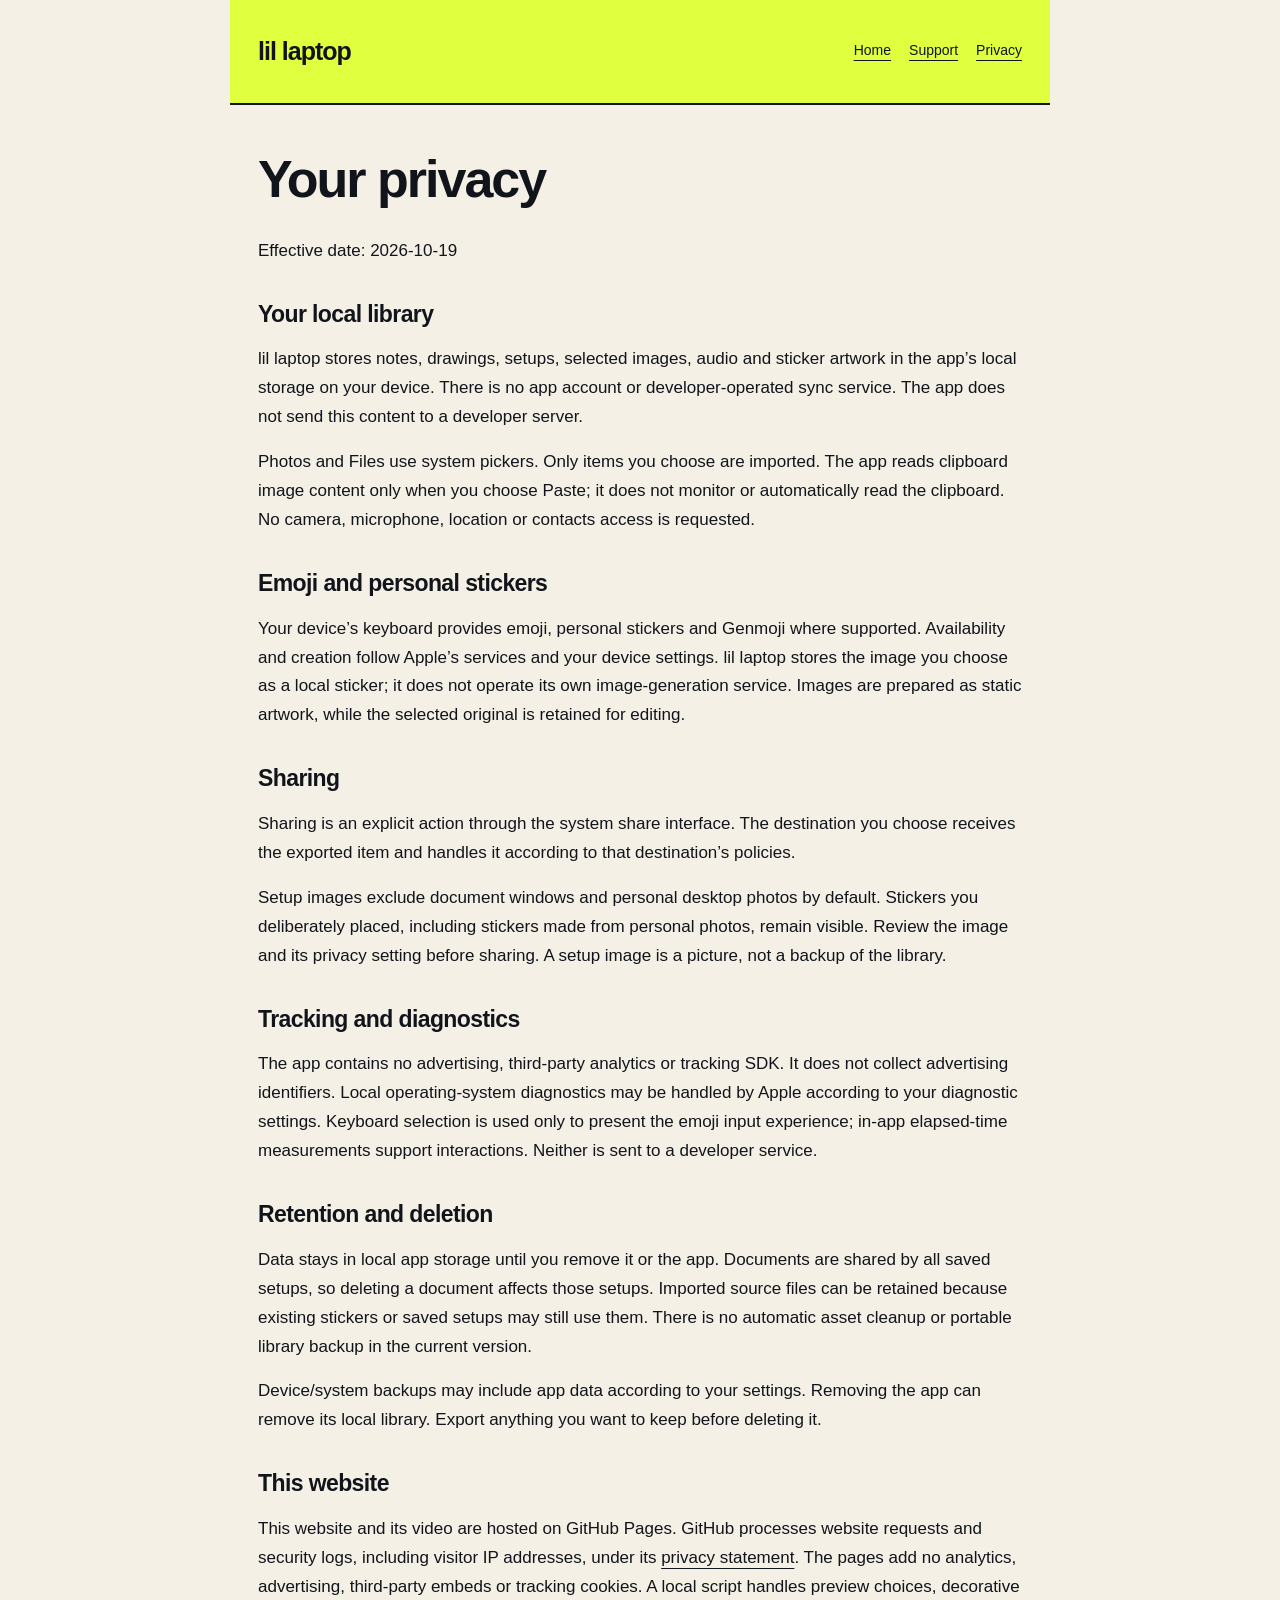
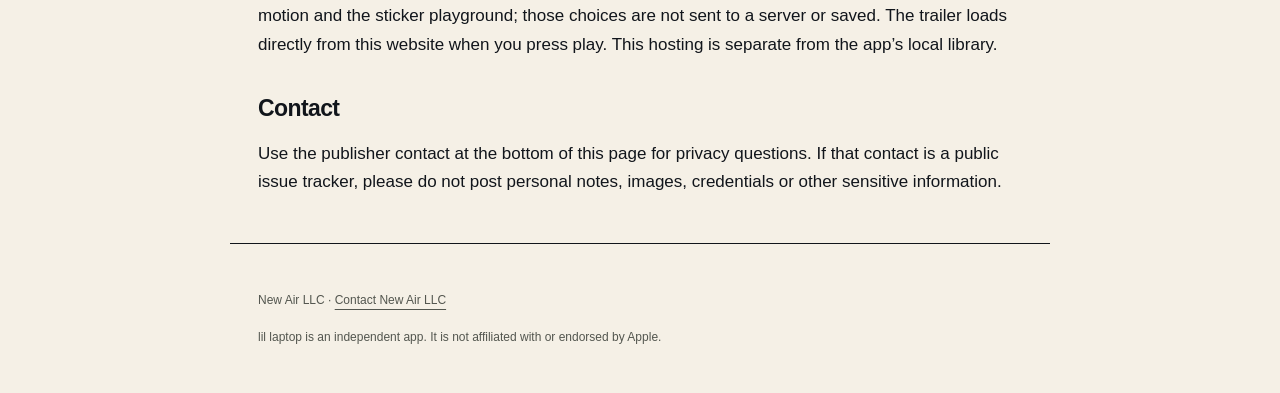
<file: privacy.html>
<!doctype html>
<html lang="en"><head><meta charset="utf-8"><meta name="viewport" content="width=device-width, initial-scale=1">
<meta name="description" content="Support and privacy information for lil laptop.">
<meta http-equiv="Content-Security-Policy" content="default-src 'none'; style-src 'self'; img-src 'self'; base-uri 'none'; form-action 'none'">
<title>Your privacy · lil laptop</title>
<link rel="icon" href="icon-32.png" sizes="32x32">
<link rel="stylesheet" href="info.css"></head><body><a class="skip" href="#main">Skip to content</a>
<header><a class="brand" href="./">lil laptop</a><nav aria-label="Information"><a href="./">Home</a><a href="support.html">Support</a><a href="privacy.html">Privacy</a></nav></header>
<main id="main"><h1>Your privacy</h1><p>Effective date: 2026-10-19</p><h2>Your local library</h2>
<p>lil laptop stores notes, drawings, setups, selected images, audio and sticker artwork in the app’s local storage on your device. There is no app account or developer-operated sync service. The app does not send this content to a developer server.</p>
<p>Photos and Files use system pickers. Only items you choose are imported. The app reads clipboard image content only when you choose Paste; it does not monitor or automatically read the clipboard. No camera, microphone, location or contacts access is requested.</p>
<h2>Emoji and personal stickers</h2>
<p>Your device’s keyboard provides emoji, personal stickers and Genmoji where supported. Availability and creation follow Apple’s services and your device settings. lil laptop stores the image you choose as a local sticker; it does not operate its own image-generation service. Images are prepared as static artwork, while the selected original is retained for editing.</p>
<h2>Sharing</h2>
<p>Sharing is an explicit action through the system share interface. The destination you choose receives the exported item and handles it according to that destination’s policies.</p>
<p>Setup images exclude document windows and personal desktop photos by default. Stickers you deliberately placed, including stickers made from personal photos, remain visible. Review the image and its privacy setting before sharing. A setup image is a picture, not a backup of the library.</p>
<h2>Tracking and diagnostics</h2>
<p>The app contains no advertising, third-party analytics or tracking SDK. It does not collect advertising identifiers. Local operating-system diagnostics may be handled by Apple according to your diagnostic settings. Keyboard selection is used only to present the emoji input experience; in-app elapsed-time measurements support interactions. Neither is sent to a developer service.</p>
<h2>Retention and deletion</h2>
<p>Data stays in local app storage until you remove it or the app. Documents are shared by all saved setups, so deleting a document affects those setups. Imported source files can be retained because existing stickers or saved setups may still use them. There is no automatic asset cleanup or portable library backup in the current version.</p>
<p>Device/system backups may include app data according to your settings. Removing the app can remove its local library. Export anything you want to keep before deleting it.</p><h2>This website</h2><p>This website and its video are hosted on GitHub Pages. GitHub processes website requests and security logs, including visitor IP addresses, under its <a href="https://docs.github.com/en/site-policy/privacy-policies/github-general-privacy-statement">privacy statement</a>. The pages add no analytics, advertising, third-party embeds or tracking cookies. A local script handles preview choices, decorative motion and the sticker playground; those choices are not sent to a server or saved. The trailer loads directly from this website when you press play. This hosting is separate from the app’s local library.</p><h2>Contact</h2><p>Use the publisher contact at the bottom of this page for privacy questions. If that contact is a public issue tracker, please do not post personal notes, images, credentials or other sensitive information.</p></main>
<footer><p>New Air LLC · <a href="https://github.com/sentry93/lil-laptop-support/issues">Contact New Air LLC</a></p><p>lil laptop is an independent app. It is not affiliated with or endorsed by Apple.</p></footer></body></html>
</file>
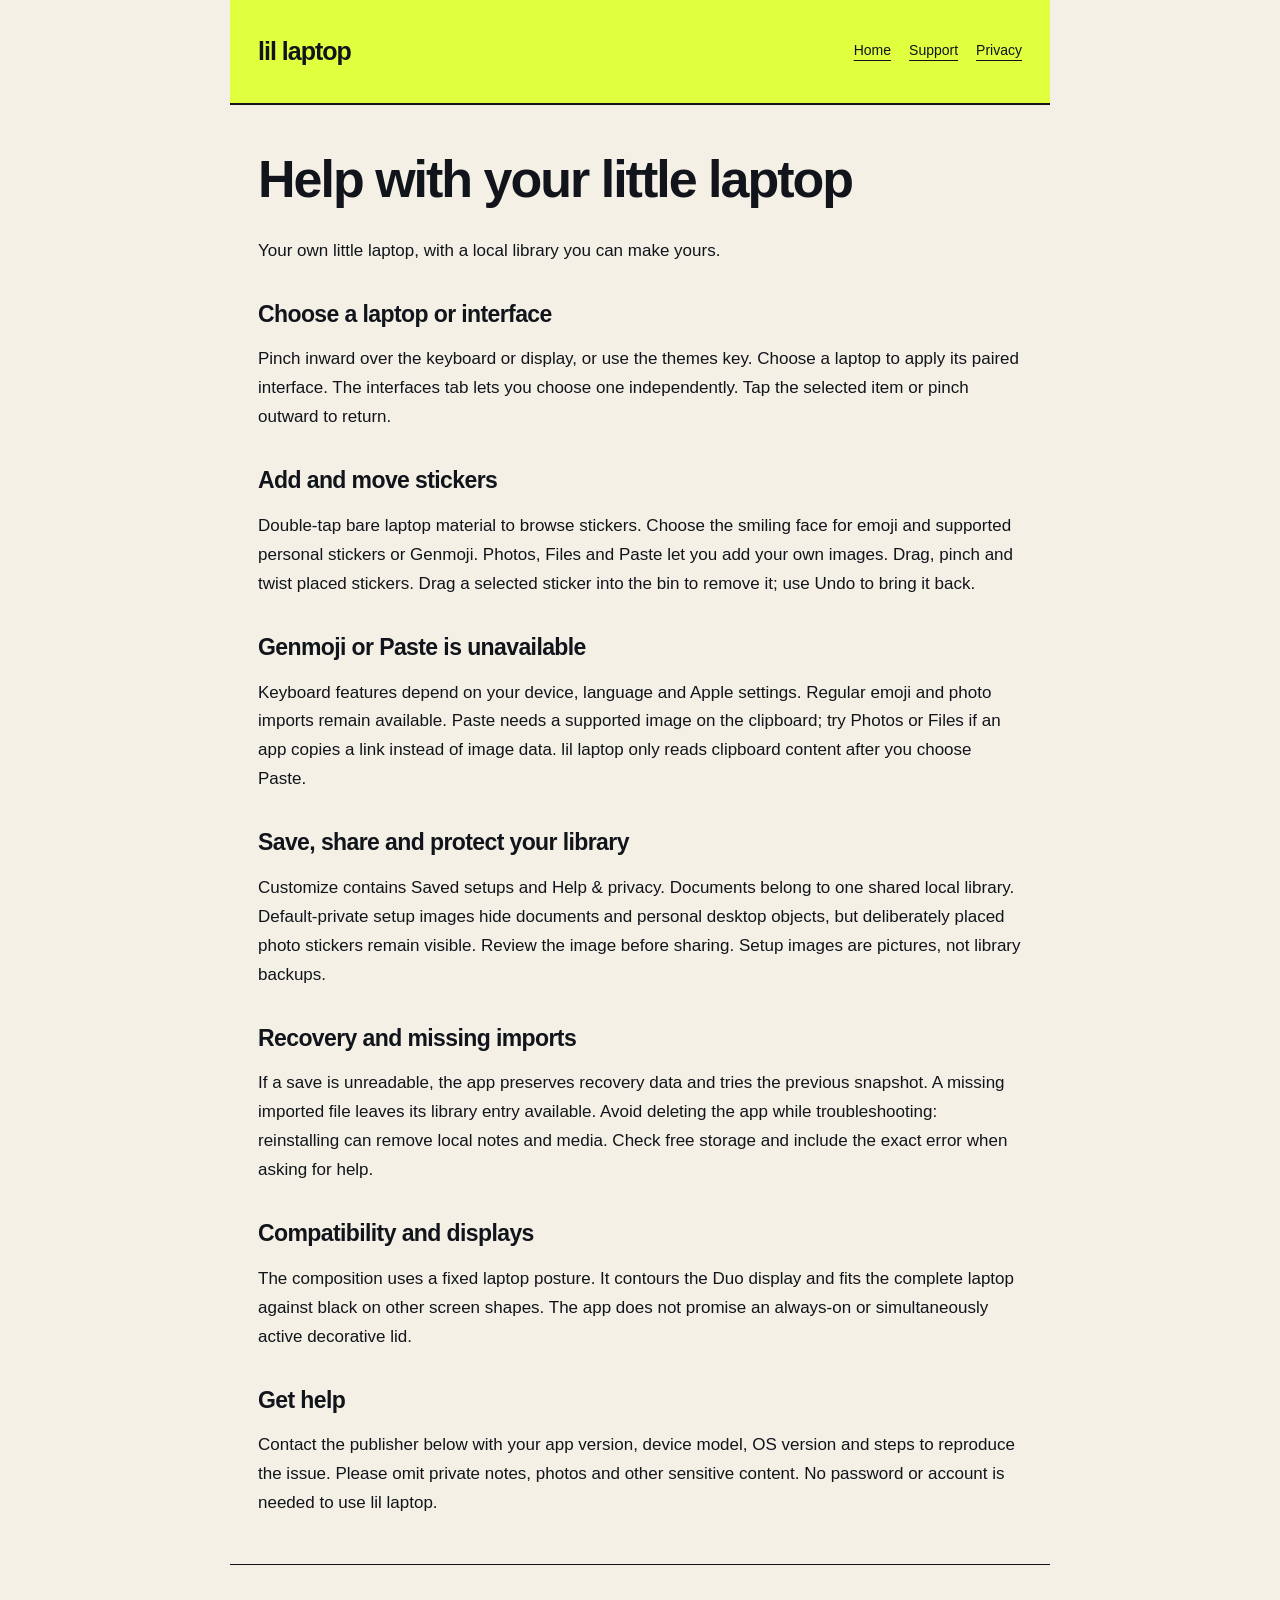
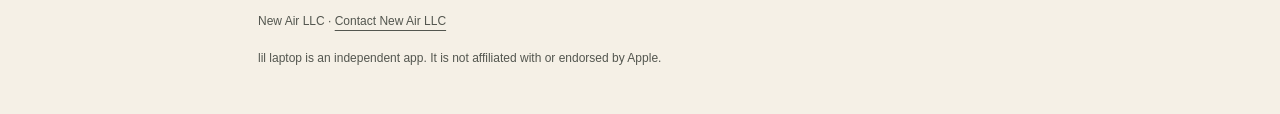
<file: support.html>
<!doctype html>
<html lang="en"><head><meta charset="utf-8"><meta name="viewport" content="width=device-width, initial-scale=1">
<meta name="description" content="Support and privacy information for lil laptop.">
<meta http-equiv="Content-Security-Policy" content="default-src 'none'; style-src 'self'; img-src 'self'; base-uri 'none'; form-action 'none'">
<title>Help with your little laptop · lil laptop</title>
<link rel="icon" href="icon-32.png" sizes="32x32">
<link rel="stylesheet" href="info.css"></head><body><a class="skip" href="#main">Skip to content</a>
<header><a class="brand" href="./">lil laptop</a><nav aria-label="Information"><a href="./">Home</a><a href="support.html">Support</a><a href="privacy.html">Privacy</a></nav></header>
<main id="main"><h1>Help with your little laptop</h1><p>Your own little laptop, with a local library you can make yours.</p>
<h2>Choose a laptop or interface</h2><p>Pinch inward over the keyboard or display, or use the themes key. Choose a laptop to apply its paired interface. The interfaces tab lets you choose one independently. Tap the selected item or pinch outward to return.</p>
<h2>Add and move stickers</h2><p>Double-tap bare laptop material to browse stickers. Choose the smiling face for emoji and supported personal stickers or Genmoji. Photos, Files and Paste let you add your own images. Drag, pinch and twist placed stickers. Drag a selected sticker into the bin to remove it; use Undo to bring it back.</p>
<h2>Genmoji or Paste is unavailable</h2><p>Keyboard features depend on your device, language and Apple settings. Regular emoji and photo imports remain available. Paste needs a supported image on the clipboard; try Photos or Files if an app copies a link instead of image data. lil laptop only reads clipboard content after you choose Paste.</p>
<h2>Save, share and protect your library</h2><p>Customize contains Saved setups and Help &amp; privacy. Documents belong to one shared local library. Default-private setup images hide documents and personal desktop objects, but deliberately placed photo stickers remain visible. Review the image before sharing. Setup images are pictures, not library backups.</p>
<h2>Recovery and missing imports</h2><p>If a save is unreadable, the app preserves recovery data and tries the previous snapshot. A missing imported file leaves its library entry available. Avoid deleting the app while troubleshooting: reinstalling can remove local notes and media. Check free storage and include the exact error when asking for help.</p>
<h2>Compatibility and displays</h2><p>The composition uses a fixed laptop posture. It contours the Duo display and fits the complete laptop against black on other screen shapes. The app does not promise an always-on or simultaneously active decorative lid.</p>
<h2>Get help</h2><p>Contact the publisher below with your app version, device model, OS version and steps to reproduce the issue. Please omit private notes, photos and other sensitive content. No password or account is needed to use lil laptop.</p></main>
<footer><p>New Air LLC · <a href="https://github.com/sentry93/lil-laptop-support/issues">Contact New Air LLC</a></p><p>lil laptop is an independent app. It is not affiliated with or endorsed by Apple.</p></footer></body></html>
</file>
<file: style.css>
:root{color-scheme:light;--ink:#14171f;--lime:#dfff3f;--paper:#f6f1e7;--purple:#bda2fa;--coral:#ff8268;--blue:#2443e8;font-family:Arial,Helvetica,sans-serif;color:var(--ink);background:var(--paper);font-synthesis:none}*{box-sizing:border-box}html{scroll-behavior:smooth;scroll-padding-top:100px}body{margin:0}button,a{-webkit-tap-highlight-color:transparent}button,input,textarea{font:inherit}button{cursor:pointer}a{color:inherit;text-underline-offset:5px}a:focus-visible,button:focus-visible{outline:3px solid var(--blue);outline-offset:5px}img{max-width:100%;height:auto;display:block}button{color:inherit}.wrap{max-width:1376px;margin:auto;padding-inline:58px}.site-header{position:sticky;top:0;z-index:20;background:#f6f1e7ed;backdrop-filter:blur(18px);border-bottom:1px solid #14171f1c}.nav-inner{display:flex;align-items:center;justify-content:space-between;gap:22px;height:86px}.brand{display:inline-flex;align-items:center;gap:11px;font-size:26px;font-weight:900;letter-spacing:-1px;text-decoration:none}.brand img{border-radius:8px}.site-header nav{display:flex;align-items:center;gap:30px}.site-header nav a{font-size:12px;font-weight:600;text-decoration:none;position:relative;padding:8px 0}.site-header nav a:after{content:'';position:absolute;bottom:2px;left:0;width:100%;height:1px;background:currentColor;transform:scaleX(0);transform-origin:left;transition:transform .2s}.site-header nav a:hover:after{transform:scaleX(1)}.nav-film span{display:inline-block;margin-left:12px;transition:transform .2s}.nav-film:hover span{transform:translate(3px,-3px)}.hero{background:var(--lime);overflow:hidden}.hero-grid{display:grid;grid-template-columns:1.04fr 1fr;gap:18px;align-items:center;min-height:720px;padding-block:55px 46px}.hero-copy{position:relative;z-index:2}.eyebrow{font-family:'Courier New',monospace;font-size:10px;line-height:1.5;font-weight:700;letter-spacing:1.35px;margin:0 0 24px;display:flex;align-items:center;gap:8px}.status-dot,.live-dot{display:inline-block;width:6px;height:6px;background:currentColor;border-radius:50%;flex-shrink:0}.status-dot{box-shadow:0 0 0 4px #14171f0d}h1{font-family:'Arial Black',Arial,sans-serif;font-size:clamp(62px,6.65vw,92px);font-weight:900;letter-spacing:-5.2px;line-height:1;margin:0 0 29px}h1 em{font-family:Georgia,'Times New Roman',serif;font-weight:400;font-size:.93em;letter-spacing:-5.3px;display:inline-block;white-space:nowrap;color:#2443e8}.hero-intro{font-size:19px;line-height:1.6;max-width:450px;letter-spacing:-.2px;margin:0 0 29px}.hero-actions{display:flex;align-items:center;gap:26px;flex-wrap:wrap}.button{display:inline-flex;align-items:center;justify-content:space-between;gap:30px;min-height:55px;padding:17px 21px;border:1px solid var(--ink);font-size:12px;font-weight:bold;text-decoration:none;box-shadow:4px 4px 0 #14171f29;transition:transform .2s,box-shadow .2s}.button-dark{background:var(--ink);color:var(--lime)}.button:hover{transform:translate(-3px,-3px);box-shadow:7px 7px 0 #14171f29}.button span{display:inline-block;transition:transform .2s}.button:hover span{transform:translate(2px,2px)}.text-link{font-size:12px;text-decoration:none;font-weight:bold;display:flex;gap:10px;align-items:center}.text-link:hover{text-decoration:underline}.text-link span{font-size:10px}.hero-note{font-size:11px;margin:27px 0 0;color:#394329}.hero-art{position:relative;min-width:0;isolation:isolate}.hero-glow{width:620px;height:620px;background:#ecff8c;border-radius:50%;position:absolute;left:-3%;top:-6%;z-index:-2}.hero-orbit{position:absolute;width:123%;height:280px;border:1px solid #a7c426;border-radius:50%;top:32%;left:-13%;transform:rotate(-22deg);z-index:-1}.hero-orbit.second{width:129%;left:-16%;height:305px;top:30%}.hero-device{width:100%;height:550px;object-fit:contain;filter:drop-shadow(0 25px 20px #3e461529)}.hero-float{animation:float 7s ease-in-out infinite}.tilt{transform:perspective(1000px) rotateX(var(--rx,0deg)) rotateY(var(--ry,0deg));transition:transform .3s ease-out;will-change:transform}.hero-sticker{position:absolute;z-index:3;pointer-events:none;filter:drop-shadow(2px 5px 2px #14171f20)}.sticker-bow{width:120px;right:2%;top:-2%;transform:rotate(17deg);animation:bow-wiggle 9s ease-in-out infinite}.sticker-label{background:var(--coral);color:var(--ink);font-size:13px;line-height:1.08;font-weight:900;letter-spacing:-.3px;padding:18px 20px;left:-3%;bottom:5%;transform:rotate(-10deg);border:1px solid var(--ink);box-shadow:3px 3px 0 var(--ink)}.hero-star{display:block;width:79px;position:absolute;left:1%;top:3%;color:var(--pink,#f48fc7);filter:drop-shadow(1px 1px 0 #14171f)}.hero-star svg{animation:spin 30s linear infinite}.hero-art-note{font-family:'Courier New',monospace;text-align:right;font-size:10px;letter-spacing:.3px;margin:12px 20px 0}.hero-art-note span{font-size:28px;vertical-align:middle;margin-right:12px}.hero-foot{display:flex;align-items:center;justify-content:space-between;border-top:1px solid #14171f40;min-height:54px;gap:20px;font-family:'Courier New',monospace;font-size:9px;font-weight:bold;letter-spacing:1.5px}.hero-foot>span:last-child{font-size:30px}.section-space{padding-block:90px}.section-heading{display:flex;justify-content:space-between;align-items:flex-end;gap:50px;margin-bottom:43px}.section-heading>p{max-width:310px;font-size:15px;line-height:1.65;margin:0 0 4px}h2{font-size:clamp(36px,4vw,56px);letter-spacing:-2.4px;line-height:1.05;margin:0;font-weight:800}h2 em{font-family:Georgia,'Times New Roman',serif;font-weight:normal;letter-spacing:-2.2px}.section-heading .eyebrow{margin-bottom:17px}.value-grid{display:grid;grid-template-columns:repeat(3,minmax(0,1fr));gap:34px}.value-item h3{font-size:21px;letter-spacing:-.7px;margin:25px 0 12px}.value-item>p{font-size:14px;line-height:1.75;color:#51544f;margin:0;max-width:330px}.value-art{height:210px;position:relative;display:flex;align-items:center;justify-content:center;overflow:hidden}.note-art{background:#eee5d5}.mini-note{width:80%;height:135px;background:#fffdf8;border:1px solid var(--ink);box-shadow:5px 5px 0 #14171f20;transform:rotate(-5deg);padding:0 13px}.mini-title{display:flex;gap:4px;align-items:center;border-bottom:1px solid var(--ink);margin-inline:-13px;padding:7px 10px;font-family:'Courier New',monospace;font-size:8px;background:#d1d1c7}.mini-title i{width:4px;height:4px;border:1px solid var(--ink);border-radius:50%}.mini-title span{margin:auto}.note-line{font-family:'Courier New',monospace;font-size:13px;display:inline-block;margin-top:21px;white-space:nowrap;overflow:hidden;max-width:100%;vertical-align:middle}.note-caret{display:inline-block;height:15px;width:1px;background:var(--ink);vertical-align:middle;margin-top:21px}.paper-lines{height:35px;background:repeating-linear-gradient(transparent 0 13px,#e5e2da 13px 14px);margin-top:7px}.value-count{position:absolute;right:13px;bottom:11px;font:10px 'Courier New',monospace}.draw-art{background:var(--blue);color:#fff8e9}.draw-art svg{width:92%;height:auto}.draw-loop{stroke-dasharray:750;stroke-dashoffset:0}.draw-art:hover .draw-loop{animation:draw 2.2s ease both}.draw-art .value-count{color:var(--lime)}.music-art{background:#bda2fa;gap:15px}.record{width:146px;height:146px;border-radius:50%;background:repeating-radial-gradient(circle at center,#171923 0 2px,#272835 3px 4px);display:grid;place-items:center;transform:rotate(-15deg);box-shadow:4px 5px 0 #14171f20;transition:transform .7s}.record span{width:49px;height:49px;border-radius:50%;display:grid;place-content:center;font-size:10px;line-height:.9;text-align:center;font-weight:900;background:var(--coral)}.music-art:hover .record{animation:spin 3s linear infinite}.sound-bars{height:60px;display:flex;align-items:center;gap:5px}.sound-bars i{width:5px;height:25%;background:var(--ink);border-radius:2px;transform-origin:center}.sound-bars i:nth-child(2){height:70%}.sound-bars i:nth-child(3){height:100%}.sound-bars i:nth-child(4){height:45%}.sound-bars i:nth-child(5){height:80%}.music-art:hover .sound-bars i{animation:equalizer .65s ease-in-out infinite alternate}.music-art:hover .sound-bars i:nth-child(even){animation-delay:-.3s}.collection{background:#111319;color:#f5f0e7;overflow:clip}.collection .eyebrow{color:#b1b2ad}.collection .section-heading>p{color:#b1b2ad}.collection h2 em{color:var(--lime)}.collection-controls{position:sticky;top:85px;z-index:8;display:flex;align-items:center;justify-content:space-between;gap:20px;padding:17px 0 20px;margin-bottom:25px;background:#111319f5;backdrop-filter:blur(18px);border-block:1px solid #ffffff24}.collection-controls>p{font-family:'Courier New',monospace;font-size:11px;display:flex;align-items:center;gap:9px;margin:0}.live-dot{background:var(--lime)}.side-toggle{gap:4px;padding:4px;border:1px solid #ffffff45;border-radius:30px}.side-toggle button{font-size:11px;border:0;border-radius:25px;padding:12px 18px;color:#c5c6c1;background:transparent;transition:color .2s,background .2s}.side-toggle button[aria-pressed=true]{color:var(--ink);background:var(--lime)}.side-toggle button:hover{color:var(--lime)}.side-toggle button[aria-pressed=true]:hover{color:var(--ink)}.side-toggle span{margin-left:13px}.models-grid{display:flex;flex-wrap:wrap;justify-content:center;gap:22px}.model-card{width:calc((100% - 44px)/3);min-width:0;padding:22px 22px 17px;background:#090b0e;border:1px solid #ffffff14;transition:border-color .25s,background .25s,transform .25s;position:relative}.model-card:hover{border-color:#dfff3f85;background:#0b0d12;transform:translateY(-5px)}.model-meta{display:flex;justify-content:space-between;color:#8f938e;font:10px 'Courier New',monospace;letter-spacing:.5px}.model-number{color:#61655e}.model-stage{height:248px;perspective:1100px;margin:16px -10px 5px}.device-flipper{width:100%;height:100%;position:relative;transform-style:preserve-3d;transition:transform .65s cubic-bezier(.25,.7,.3,1)}.show-lids .device-flipper{transform:rotateY(180deg)}.device-face{position:absolute;inset:0;backface-visibility:hidden;display:flex;align-items:center;justify-content:center;transition:translate .35s}.device-face img{width:100%;height:100%;object-fit:contain;filter:drop-shadow(0 16px 10px #0009);transition:scale .3s}.model-card:hover .device-face img{scale:1.045}.device-back{transform:rotateY(180deg);padding:28px 8px}.model-card h3{font-size:19px;letter-spacing:-.4px;margin:20px 0 10px}.model-card>p{font-size:12px;color:#9b9f96;line-height:1.65;min-height:40px;margin:0 0 22px}.model-bottom{border-top:1px solid #ffffff17;padding-top:14px;display:flex;align-items:center;justify-content:space-between;gap:10px;min-height:42px}.variant-name{font:10px 'Courier New',monospace;color:#92988b}.swatches{gap:9px;align-items:center}.swatch{width:17px;height:17px;padding:2px;background:transparent;border:1px solid transparent;border-radius:50%;transition:transform .2s,border-color .2s}.swatch span{display:block;width:100%;height:100%;border-radius:50%;background:var(--swatch);box-shadow:inset 0 0 0 1px #ffffff30}.swatch[aria-pressed=true]{border-color:#f7f4ed}.swatch:hover{transform:scale(1.3)}.collection-note{font:10px/1.7 'Courier New',monospace;text-align:center;margin:33px 0 0;color:#848b7a}.desktop-section{background:#bda2fa;overflow:hidden}.desktop-grid{display:grid;grid-template-columns:1fr 1fr;align-items:center;gap:85px}.desktop-copy h2{margin-bottom:28px}.desktop-copy>p:not(.eyebrow){font-size:15px;line-height:1.75;max-width:430px}.desktop-choices{display:flex;flex-wrap:wrap;gap:8px;margin-top:26px;max-width:430px}.desktop-choices button{font-size:11px;border:1px solid #14171f50;background:#ffffff12;padding:10px 14px;border-radius:3px;transition:transform .2s,background .2s,box-shadow .2s}.desktop-choices button[aria-pressed=true]{background:var(--ink);color:var(--paper);border-color:var(--ink);box-shadow:3px 3px 0 #14171f33}.desktop-choices button:hover{transform:translateY(-2px);background:#f5f0e7}.desktop-choices button[aria-pressed=true]:hover{background:var(--ink)}.desktop-showcase{position:relative;min-width:0}.desktop-shell{border:2px solid var(--ink);box-shadow:10px 10px 0 #14171f35;transform:rotate(3deg);transition:transform .4s}.desktop-showcase:hover .desktop-shell{transform:rotate(0deg) translateY(-5px)}.desktop-window-bar{height:32px;display:flex;align-items:center;justify-content:space-between;padding:0 12px;gap:12px;background:var(--paper);font:9px 'Courier New',monospace;border-bottom:2px solid var(--ink)}.desktop-shell>img{width:100%;aspect-ratio:760/507;object-fit:contain;background:#111}.desktop-showcase>p{font:10px 'Courier New',monospace;text-align:center;margin:30px 0 0}.desktop-spark{font-size:90px;position:absolute;top:-45px;right:-38px;color:var(--lime);line-height:1;transform:rotate(8deg);pointer-events:none}.personal{background:var(--paper)}.personal-grid{display:grid;grid-template-columns:1fr 1.1fr;gap:80px;align-items:center}.personal-copy h2{margin-bottom:25px}.personal-copy>p:not(.eyebrow){font-size:15px;line-height:1.75;max-width:430px}.playground-intro{display:flex;align-items:center;gap:19px;margin-top:25px}.playground-intro>span{font-size:45px;color:var(--blue);line-height:1}.playground-intro p{font-size:12px;line-height:1.5;font-weight:bold;margin:0}.sticker-tray{display:flex;align-items:center;gap:12px;margin-top:20px}.sticker-tray button{width:72px;height:72px;display:grid;place-items:center;border:0;background:transparent;padding:4px;transition:transform .2s}.sticker-tray button:nth-child(2n){transform:rotate(8deg)}.sticker-tray button:nth-child(2n+1){transform:rotate(-7deg)}.sticker-tray button:hover{transform:translateY(-7px) rotate(0) scale(1.1)}.sticker-tray img{width:100%;height:100%;object-fit:contain;filter:drop-shadow(1px 3px 2px #14171f22)}.playground-card{background:var(--coral);border:1px solid var(--ink);padding:20px;box-shadow:7px 7px 0 #14171f20}.playground-top{display:flex;align-items:center;justify-content:space-between;gap:14px;font:9px 'Courier New',monospace;letter-spacing:1px}.playground-top button{border:0;background:transparent;font-size:10px;text-decoration:underline;text-underline-offset:4px;padding:5px}.sticker-canvas{position:relative;margin:30px 0 14px;aspect-ratio:640/440;isolation:isolate}.playground-lid{position:absolute;width:100%;height:100%;object-fit:contain;filter:drop-shadow(0 15px 10px #14171f30)}#placed-stickers{position:absolute;inset:0}.placed-sticker{position:absolute;width:19%;height:26%;background:transparent;border:0;padding:0;cursor:grab;touch-action:none;transform:translate(-50%,-50%) rotate(var(--rotation));filter:drop-shadow(1px 3px 2px #0004);user-select:none;-webkit-user-select:none}.placed-sticker:active{cursor:grabbing;filter:drop-shadow(2px 7px 4px #0005)}.placed-sticker img{width:100%;height:100%;object-fit:contain;pointer-events:none;-webkit-user-drag:none}.placed-sticker:focus-visible{outline-color:var(--lime);border-radius:6px}.playground-footer{text-align:center;font:8px 'Courier New',monospace;letter-spacing:1px;margin:20px 0 0}.film-section{background:#e9e4d9}.video-frame{border:2px solid var(--ink);box-shadow:8px 8px 0 #14171f20;background:var(--ink)}.film-bar{display:flex;align-items:center;justify-content:space-between;gap:20px;padding:0 14px;height:35px;border-bottom:2px solid var(--ink);background:var(--purple);font:10px 'Courier New',monospace}.film-bar>span:first-child{letter-spacing:3px}video{display:block;width:100%;height:auto;aspect-ratio:1280/548}.film-caption{font:9px/1.7 'Courier New',monospace;color:#66685e;margin:22px 0 0}.film-caption a{margin-left:6px;white-space:nowrap}.closer{background:var(--lime);overflow:hidden}.closer-inner{padding-block:74px 55px;position:relative;display:flex;align-items:center;justify-content:space-between;gap:50px}.closer-inner>p{font-size:clamp(35px,4.7vw,64px);font-weight:900;letter-spacing:-2.7px;line-height:1.1;margin:0;position:relative;z-index:1}.closer-inner em{font-family:Georgia,'Times New Roman',serif;font-weight:400;color:var(--blue)}.closer-star{position:absolute;left:44%;top:24px;width:170px;color:#c9e72c;transform:rotate(16deg)}.closer-inner .button{position:relative;z-index:1;flex-shrink:0}.privacy-strip{display:flex;justify-content:space-between;gap:25px;padding-block:21px;border-top:1px solid #14171f35;font:9px 'Courier New',monospace}.footer{display:flex;align-items:center;justify-content:space-between;gap:30px;padding-block:35px 40px}.footer p{font-size:10px;color:#62665b;margin:10px 0 0}.footer nav{display:flex;gap:26px;font-size:11px}.footer .brand{font-size:24px}.js-only{display:none}.enhanced .js-only{display:flex}.enhanced .reveal{opacity:0;transform:translateY(18px);transition:opacity .65s ease,transform .65s ease}.enhanced .reveal.is-visible{opacity:1;transform:translateY(0)}.enhanced .model-card.is-visible:hover{transform:translateY(-5px)}.sr-only,.skip{position:absolute;width:1px;height:1px;overflow:hidden;clip-path:inset(50%);white-space:nowrap}.skip:focus{width:auto;height:auto;clip-path:none;left:15px;top:15px;padding:12px;background:var(--paper);z-index:50}.collection a:focus-visible,.collection button:focus-visible{outline-color:var(--lime)}
@keyframes float{0%,100%{transform:translateY(0) rotate(-2deg)}50%{transform:translateY(-13px) rotate(1deg)}}@keyframes bow-wiggle{0%,70%,100%{transform:rotate(17deg)}77%{transform:rotate(8deg)}84%{transform:rotate(22deg)}}@keyframes spin{to{transform:rotate(360deg)}}@keyframes draw{from{stroke-dashoffset:750}to{stroke-dashoffset:0}}@keyframes equalizer{to{transform:scaleY(.4)}}
@media(min-width:1500px){.hero-grid{min-height:780px}.hero-device{height:590px}}
@media(max-width:1100px){.wrap{padding-inline:36px}.hero-grid{min-height:650px}.hero-device{height:480px}h1{font-size:70px;letter-spacing:-4px}h1 em{letter-spacing:-4px}.hero-intro{font-size:17px}.hero-actions{gap:22px}.hero-glow{width:520px;height:520px;top:0}.sticker-bow{width:100px}.hero-star{width:62px}.desktop-grid,.personal-grid{gap:45px}.model-stage{height:220px}.model-card{padding-inline:18px}.section-heading{gap:30px}.value-grid{gap:23px}.value-item h3{font-size:19px}.closer-inner{gap:25px}.closer-inner>p{font-size:48px}}
@media(max-width:850px){.site-header nav{gap:20px}.site-header nav a{font-size:11px}.hero-grid{grid-template-columns:1fr 1fr;gap:0;padding-block:45px}.hero-device{height:410px}h1{font-size:58px;letter-spacing:-3.5px}h1 em{letter-spacing:-3.5px}.hero-intro{font-size:16px}.hero-note{font-size:10px;max-width:260px}.sticker-label{font-size:10px;padding:12px;bottom:8%}.hero-art-note{font-size:8px}.hero-actions{gap:21px}.button{font-size:11px;padding:15px;gap:23px}.hero-star{left:5%;top:0;width:50px}.sticker-bow{width:80px;right:0}.hero-foot{font-size:8px;letter-spacing:1px}.section-space{padding-block:65px}.section-heading>p{max-width:255px;font-size:14px}.value-art{height:170px}.value-grid{gap:22px}.value-item h3{font-size:18px}.value-item>p{font-size:13px}.note-line{font-size:10px}.mini-note{height:120px;width:88%;padding-inline:9px}.mini-title{margin-inline:-9px;font-size:7px}.record{width:120px;height:120px}.music-art{gap:9px}.sound-bars{gap:3px}.sound-bars i{width:4px}.model-card{width:calc((100% - 22px)/2)}.model-stage{height:240px}.desktop-grid,.personal-grid{grid-template-columns:1fr;gap:50px}.desktop-copy>p:not(.eyebrow),.personal-copy>p:not(.eyebrow){max-width:580px}.desktop-copy h2 br,.personal-copy h2 br{display:none}.desktop-copy h2 em,.personal-copy h2 em{display:inline}.desktop-choices{max-width:580px}.desktop-showcase{max-width:580px;width:100%;margin:auto}.desktop-shell{transform:rotate(2deg)}.personal-grid{align-items:start}.personal-copy{max-width:580px}.playground-card{max-width:600px;width:100%;margin:auto}.closer-inner{align-items:flex-start;flex-direction:column;gap:28px}.closer-star{left:auto;right:10%;top:70px;width:120px}}
@media(max-width:600px){.wrap{padding-inline:23px}.nav-inner{height:72px;gap:15px}.brand{font-size:23px;gap:8px}.brand img{width:30px;height:30px}.site-header nav{gap:14px}.site-header nav a{font-size:10px}.site-header nav a:first-child{display:none}.nav-film span{margin-left:4px}.hero-grid{grid-template-columns:1fr;padding-top:38px;padding-bottom:27px;gap:30px}.eyebrow{font-size:8px;letter-spacing:1.1px;margin-bottom:22px}h1{font-size:clamp(47px,12.5vw,72px);letter-spacing:-3px;margin-bottom:23px}h1 em{font-size:.99em;letter-spacing:-3px}.hero-intro{font-size:16px;line-height:1.65;max-width:420px;margin-bottom:24px}.hero-actions{gap:25px}.hero-note{max-width:none;margin-top:22px;font-size:10px}.hero-art{max-width:460px;width:100%;margin:auto}.hero-device{height:390px;width:100%}.hero-glow{width:440px;height:440px;left:-2%;top:0}.hero-orbit{top:28%;height:220px}.hero-orbit.second{height:240px;top:26%}.hero-star{width:59px;left:2%;top:3%}.sticker-label{left:0;bottom:2%;font-size:11px;padding:14px}.sticker-bow{width:90px;right:2%;top:0}.hero-art-note{font-size:9px;margin-top:19px;margin-right:5px}.hero-foot{min-height:51px;font-size:7px;letter-spacing:.8px;gap:15px}.hero-foot>span:nth-child(2){max-width:150px;text-align:right;line-height:1.5}.hero-foot>span:last-child{display:none}.section-space{padding-block:48px}.section-heading{display:block;margin-bottom:32px}h2{font-size:37px;letter-spacing:-1.7px}h2 em{letter-spacing:-1.7px}.section-heading>p{max-width:none;font-size:14px;margin-top:22px}.section-heading .eyebrow{margin-bottom:16px}.value-grid{grid-template-columns:1fr;gap:37px}.value-art{height:210px}.value-item h3{font-size:22px;margin-top:21px}.value-item>p{font-size:14px;max-width:none}.mini-note{max-width:290px;height:140px}.mini-title{font-size:9px}.note-line{font-size:14px}.record{width:155px;height:155px}.music-art{gap:25px}.sound-bars{height:80px;gap:6px}.sound-bars i{width:5px}.collection-controls{top:71px;align-items:flex-start;flex-direction:column;gap:15px;padding-block:17px}.collection-controls>p{font-size:10px}.side-toggle{width:100%;justify-content:space-between}.side-toggle button{flex:1;font-size:11px;padding:12px 15px}.models-grid{gap:18px}.model-card{width:100%;padding:22px}.model-stage{height:280px;margin-top:15px}.model-card h3{font-size:22px}.model-card>p{font-size:13px;min-height:0;margin-bottom:18px}.model-bottom{padding-top:15px}.variant-name{font-size:11px}.swatch{width:20px;height:20px}.collection-note{text-align:left;font-size:9px;margin-top:25px}.desktop-grid,.personal-grid{gap:38px}.desktop-copy h2 br,.personal-copy h2 br{display:block}.desktop-copy h2 em,.personal-copy h2 em{display:inline-block}.desktop-copy h2,.personal-copy h2{margin-bottom:23px}.desktop-copy>p:not(.eyebrow),.personal-copy>p:not(.eyebrow){font-size:14px}.desktop-choices{gap:7px;margin-top:23px}.desktop-choices button{font-size:10px;padding:10px 12px}.desktop-window-bar{font-size:8px;height:28px;padding:0 9px}.desktop-shell{box-shadow:6px 6px 0 #14171f35;transform:rotate(1deg)}.desktop-spark{font-size:65px;top:-24px;right:-15px}.desktop-showcase>p{font-size:8px;margin-top:23px}.playground-card{padding:16px;box-shadow:5px 5px 0 #14171f20}.playground-top{font-size:7px;letter-spacing:.5px}.playground-top button{font-size:9px}.sticker-canvas{margin-top:25px}.playground-footer{font-size:6px;letter-spacing:.6px}.sticker-tray{gap:10px}.sticker-tray button{width:67px;height:67px}.film-bar{height:29px;font-size:8px;padding:0 9px}.video-frame{box-shadow:5px 5px 0 #14171f20}.film-caption{font-size:8px;margin-top:17px}.closer-inner{padding-block:45px 38px;gap:28px}.closer-inner>p{font-size:37px;letter-spacing:-1.6px}.closer-star{width:95px;top:74px;right:4%;opacity:.65}.privacy-strip{flex-direction:column;gap:10px;font-size:8px;padding-block:20px}.footer{flex-direction:column;align-items:flex-start;gap:24px;padding-block:27px 33px}.footer nav{gap:25px;font-size:11px}}
@media(max-width:360px){.wrap{padding-inline:18px}.hero-actions{gap:22px}.hero-device{height:340px}.hero-note{font-size:9px}.site-header nav{gap:12px}.site-header nav a{font-size:9px}.model-stage{height:240px}.sticker-tray{gap:5px}.sticker-tray button{width:61px;height:61px}}
@media(prefers-reduced-motion:reduce){html{scroll-behavior:auto}*,*:before,*:after{animation:none!important;transition:none!important}.tilt{transform:none}.enhanced .reveal{opacity:1;transform:none}.device-flipper{transition:none}.hero-float{transform:none}}
@media(max-width:360px){h1{font-size:42px;letter-spacing:-2.6px}h1 em{letter-spacing:-2.6px}.site-header nav .nav-film{display:none}}
/* The collection is a shelf of objects; the studio is the place to play. */
.app-store-cta{flex-shrink:0;max-width:235px}.app-store-badge{display:inline-flex;text-decoration:none}.app-store-badge svg{display:block;width:167.53px;height:56px}.store-status{font-size:10px;line-height:1.5;letter-spacing:0;margin:14px 0 0;max-width:220px}.closer-download{display:flex;flex-direction:column;align-items:flex-start;gap:19px;position:relative;z-index:1}.closer-download>.text-link{font-size:11px}.nav-download{display:flex;flex-direction:column;align-items:center;gap:5px;flex-shrink:0}.site-header .nav-download a{padding:0}.site-header .nav-download a:after{display:none}.nav-download .app-store-badge svg{width:134.02px;height:44.8px}.nav-download>span{font-size:7px;white-space:nowrap;letter-spacing:.05px}.site-header nav{gap:25px}.site-header nav>a{font-size:11px}
.hero-float{animation:float 7s ease-in-out infinite}.hero-art{padding:0 8px}.render-surface{position:relative;aspect-ratio:760/719;width:100%;max-width:570px;margin:auto;transform:rotate(-10deg);isolation:isolate}.hero-device{width:100%;height:100%;object-fit:contain;filter:drop-shadow(10px 30px 16px #303a2445)}.hero-render-caption{display:flex;align-items:center;justify-content:center;gap:18px;font:9px/1.5 'Courier New',monospace;margin-top:15px;position:relative;z-index:4}.hero-render-caption button{border:0;background:transparent;padding:8px;text-decoration:underline;text-underline-offset:4px;font:inherit}.hero-art-note{text-align:center;margin:4px 0 0;font:9px/1.5 'Courier New',monospace}.hero-art-note span{font-size:inherit;margin:0}.hero-art.is-paused .hero-float{animation-play-state:paused}.hero-art.is-paused .sticker-bow{animation-play-state:paused}.hero-art.is-paused .hero-star svg{animation-play-state:paused}
.customize{background:#f3ecdf;overflow:hidden}.personal-studio .section-heading{margin-bottom:48px}.personal-studio .section-heading>p{max-width:350px}.customize-grid{display:grid;grid-template-columns:1.1fr 1fr;gap:74px;align-items:center}.sticker-studio,.desktop-studio{min-width:0}.sticker-copy{display:flex;gap:25px;align-items:flex-start;margin-bottom:25px}.sticker-copy h3{font-family:Georgia,serif;font-size:32px;font-style:italic;font-weight:normal;white-space:nowrap;margin:0;color:var(--blue)}.sticker-copy p{font-size:13px;line-height:1.7;margin:0}.personal-studio .playground-card{border:0;border-radius:42% 43% 40% 36%;padding:30px 24px 20px;background:#ffbca9;box-shadow:none;transform:rotate(-3deg)}.personal-studio .playground-top{padding-inline:25px;letter-spacing:.5px}.personal-studio .playground-footer{font-size:7px;margin-top:0;letter-spacing:.5px}.personal-studio .sticker-canvas{margin:14px 0 5px}.sticker-shelf-heading{display:flex;align-items:center;justify-content:space-between;gap:15px;margin:32px 0 0;font:9px 'Courier New',monospace;letter-spacing:1px}.shelf-arrows{gap:6px}.shelf-arrows button,.collection-arrows button{width:34px;height:34px;border:1px solid #14171f50;border-radius:50%;background:transparent;font-size:18px;transition:background .2s,transform .2s}.shelf-arrows button:hover,.collection-arrows button:hover{background:var(--lime);transform:rotate(-10deg)}.personal-studio .sticker-tray{overflow-x:auto;overflow-y:hidden;flex-wrap:nowrap;gap:12px;padding:20px 6px 22px;margin-top:0;scroll-snap-type:x proximity;scrollbar-width:thin;scrollbar-color:#14171f55 transparent;overscroll-behavior-x:contain}.personal-studio .sticker-tray button{flex:0 0 78px;width:78px;height:78px;scroll-snap-align:start;padding:0}.personal-studio .sticker-tray button:hover{transform:translateY(-5px) rotate(0) scale(1.06)}.sticker-hint{font:9px/1.6 'Courier New',monospace;margin:13px 0 0;color:#686456}.personal-studio .desktop-copy h3{font-size:36px;line-height:1.04;letter-spacing:-1.4px;margin:0 0 18px}.personal-studio .desktop-copy h3 em{font-family:Georgia,serif;font-weight:normal;color:var(--blue)}.personal-studio .desktop-copy>p:not(.eyebrow){font-size:14px;line-height:1.7;max-width:400px;margin-bottom:30px}.personal-studio .desktop-copy .eyebrow{font-size:8px;margin-bottom:15px}.personal-studio .desktop-showcase{max-width:100%;margin:0}.personal-studio .desktop-shell{transform:rotate(4deg);box-shadow:7px 9px 0 #bda2fa;border-width:1px}.personal-studio .desktop-window-bar{border-width:1px}.personal-studio .desktop-showcase:hover .desktop-shell{transform:rotate(0deg)}.personal-studio .desktop-spark{font-size:60px;top:-30px;right:-20px;color:var(--blue)}.personal-studio .desktop-showcase>p{display:none}.personal-studio .desktop-choices{gap:6px;margin-top:28px;max-width:none}.personal-studio .desktop-choices button{border:0;border-radius:30px;padding:9px 13px;background:#e8dfce;font-size:10px}.personal-studio .desktop-choices button[aria-pressed=true]{background:var(--blue);color:white;box-shadow:none}.personal-studio .desktop-choices button:hover{transform:rotate(-4deg)}
.collection{background:#f8cdd8;color:var(--ink);overflow:hidden}.collection .eyebrow{color:#79565e}.collection .section-heading>p{color:#5c454b}.collection h2 em{color:var(--blue)}.collection .section-heading{margin-bottom:28px}.collection-controls{position:static;background:transparent;border:0;backdrop-filter:none;padding:0;margin:0 0 15px;justify-content:flex-start;gap:26px}.collection-controls>p{font:italic 17px Georgia,serif;color:#79565e}.side-toggle{padding:0;border:0;border-radius:0;gap:12px}.side-toggle button{padding:7px 0;border-radius:0;border-bottom:1px solid transparent;color:#79565e;background:transparent!important;font-size:11px}.side-toggle button[aria-pressed=true]{color:var(--ink);border-color:var(--ink)}.side-toggle button:hover{color:var(--ink)}.side-toggle span{margin-left:4px}.collection-arrows{gap:8px;margin-left:auto}.models-grid{display:flex;flex-wrap:nowrap;justify-content:flex-start;gap:30px;overflow-x:auto;overflow-y:hidden;margin-inline:-58px;padding:40px 58px 34px;scroll-padding-inline:58px;scroll-snap-type:x proximity;scrollbar-width:thin;scrollbar-color:#9a6c7855 transparent;overscroll-behavior-x:contain;cursor:grab;touch-action:pan-x pan-y}.models-grid:active{cursor:grabbing}.models-grid:focus-visible{outline:2px solid var(--blue);outline-offset:-5px}.model-card,.enhanced .model-card.is-visible{flex:0 0 320px;width:320px;padding:10px 6px 15px;border:0;background:none;scroll-snap-align:center;transform:rotate(var(--lean,-5deg));transition:transform .35s}.model-card:nth-child(3n+2){--lean:5deg}.model-card:nth-child(3n){--lean:-3deg}.model-card:hover,.enhanced .model-card.is-visible:hover{background:none;border:0;transform:translateY(-12px) rotate(0deg)}.model-meta{font-size:10px;color:#98646e;padding-inline:12px}.model-number{display:none}.model-stage{height:320px;margin:10px -15px 5px}.device-face img{filter:drop-shadow(9px 20px 11px #6d3b4e38);pointer-events:none;user-select:none;-webkit-user-drag:none}.device-back{padding:20px 0}.model-card h3{font-size:22px;margin:16px 0 10px;letter-spacing:-.7px}.model-card>p{font-size:11px;line-height:1.65;color:#79565e;min-height:0;margin-bottom:15px;max-width:260px}.model-bottom{border:0;justify-content:flex-start;gap:15px;padding-top:0;min-height:24px}.variant-name{font-size:10px;color:#79565e}.swatch{width:19px;height:19px}.swatch[aria-pressed=true]{border-color:var(--ink)}.swatch span{box-shadow:inset 0 0 0 1px #14171f20}.collection-note{color:#79565e;font-size:10px;margin-top:25px}.collection a:focus-visible,.collection button:focus-visible{outline-color:var(--blue)}
@media(max-width:1100px){.customize-grid{gap:45px}.sticker-copy{flex-direction:column;gap:10px}.models-grid{margin-inline:-36px;padding-inline:36px;scroll-padding-inline:36px}.model-card{flex-basis:300px;width:300px}.model-stage{height:290px}.render-surface{max-width:440px}}
@media(max-width:850px){.site-header nav>a{display:none}.customize-grid{grid-template-columns:1fr 1fr;gap:30px;align-items:start}.personal-studio .desktop-copy h3{font-size:28px}.personal-studio .desktop-copy>p:not(.eyebrow){font-size:12px}.sticker-copy p{font-size:12px}.personal-studio .playground-card{padding:23px 12px 15px}.personal-studio .playground-top{font-size:7px;padding-inline:10px}.personal-studio .playground-footer{font-size:5px}.sticker-shelf-heading{font-size:7px;letter-spacing:.5px}.personal-studio .sticker-tray button{width:66px;height:66px;flex-basis:66px}.hero-render-caption{font-size:8px;gap:4px}.hero-art-note{font-size:8px}.hover-hint{display:none}.collection-controls{flex-wrap:wrap}}
@media(max-width:600px){.nav-inner{height:78px}.nav-download .app-store-badge svg{width:119.66px;height:40px}.nav-download>span{font-size:6px}.site-header nav{gap:0}.render-surface{max-width:390px}.hero-art{padding-inline:20px}.hero-render-caption{font-size:8px;margin-top:12px;gap:15px}.hero-art-note{font-size:8px;margin-top:0}.customize-grid{grid-template-columns:1fr;gap:48px}.personal-studio .section-heading{margin-bottom:32px}.sticker-copy{flex-direction:row;gap:23px;align-items:flex-start}.sticker-copy h3{font-size:29px}.sticker-copy p{font-size:12px;max-width:250px}.personal-studio .playground-card{padding:25px 18px 17px;max-width:440px;margin:auto}.personal-studio .playground-top{font-size:8px;padding-inline:15px}.personal-studio .playground-footer{font-size:6px}.personal-studio .sticker-canvas{margin-top:18px}.sticker-shelf-heading{font-size:8px;margin-top:23px}.personal-studio .sticker-tray button{width:73px;height:73px;flex-basis:73px}.desktop-studio{max-width:440px}.personal-studio .desktop-copy h3{font-size:34px}.personal-studio .desktop-copy>p:not(.eyebrow){font-size:13px;max-width:none;margin-bottom:25px}.personal-studio .desktop-copy .eyebrow{font-size:7px}.personal-studio .desktop-choices{margin-top:23px}.collection-controls{flex-direction:row;align-items:center;gap:16px;margin-bottom:0}.collection-controls>p{font-size:14px}.side-toggle{width:auto;gap:12px}.side-toggle button{font-size:10px;padding:7px 0;flex:none}.collection-arrows{margin-left:auto;gap:5px}.collection-arrows button{width:29px;height:29px;font-size:16px}.models-grid{margin-inline:-23px;padding:35px 23px 28px;scroll-padding-inline:23px;gap:22px}.model-card{flex-basis:76vw;width:76vw;max-width:330px;padding:10px 6px}.model-stage{height:285px;margin-top:10px}.model-card h3{font-size:21px}.model-card>p{font-size:11px;min-height:0;max-width:240px}.model-bottom{padding-top:0}.collection-note{font-size:8px;text-align:left}.store-status{font-size:9px}.hero-float{animation-duration:6s}}
@media(max-width:360px){.nav-inner{gap:8px}.brand{font-size:21px}.brand img{width:27px;height:27px}.wrap{padding-inline:18px}.models-grid{margin-inline:-18px;padding-inline:18px;scroll-padding-inline:18px}.model-stage{height:245px}.collection-controls>p{display:none}.sticker-copy{flex-direction:column;gap:10px}.personal-studio .desktop-choices button{padding:9px 11px}.hero-art{padding-inline:5px}.hero-render-caption{font-size:7px;gap:6px}}
@media(prefers-reduced-motion:reduce){.hero-float{animation:none}.model-card,.enhanced .model-card.is-visible{transform:none}.model-card:hover,.enhanced .model-card.is-visible:hover{transform:none}.models-grid{scroll-behavior:auto}.render-surface{transform:rotate(-8deg)}}
.site-header nav .nav-download .app-store-badge{display:inline-flex}
/* A small, chunky masthead leaves more room for the laptops. */
.nav-inner{height:64px;gap:18px}.site-header .brand{gap:9px;white-space:nowrap}.site-header .brand img{width:28px;height:28px;border-radius:6px}.wordmark{display:inline-block;font-family:'Arial Black',Arial,Helvetica,sans-serif;font-size:24px;font-weight:900;letter-spacing:-1.7px;word-spacing:-2px;line-height:1;-webkit-text-stroke:.45px currentColor;transform:scaleX(1.12);transform-origin:left center;margin-right:13px}.nav-download .app-store-badge svg{width:119.664px;height:40px}.nav-download{gap:0}.site-header nav{gap:22px}html{scroll-padding-top:80px}
@media(max-width:600px){.nav-inner{height:60px;gap:12px}.wordmark{font-size:22px;letter-spacing:-1.6px;margin-right:10px}.site-header .brand img{width:26px;height:26px}.nav-download .app-store-badge svg{width:107.7px;height:36px}.site-header nav{gap:0}html{scroll-padding-top:76px}}
@media(max-width:360px){.wordmark{font-size:20px}.site-header .brand{gap:7px}.site-header .brand img{width:24px;height:24px}.nav-inner{gap:8px}}

/* Hero uses the campaign camera, while the collection keeps the native overhead view. */
.render-surface{display:block;width:100%;max-width:570px;aspect-ratio:1100/1089;transform:none;margin:auto;padding:0;border:0;background:transparent;color:inherit;cursor:pointer;isolation:isolate;position:relative}.hero-device{display:block;width:100%;height:100%;object-fit:contain;pointer-events:none;filter:drop-shadow(6px 25px 18px #303a2438)}.hero-device-button:focus-visible{outline:2px dashed var(--blue);outline-offset:8px;border-radius:28px}.hero-deck-stickers{position:absolute;inset:0;width:100%;height:100%;pointer-events:none}.hero-device-button[data-side=closed] .hero-deck-stickers{visibility:hidden}.hero-art{padding:0}.hero-render-caption{margin-top:12px;min-height:16px}.hero-art-note{font-size:9px;line-height:1.7;max-width:none;margin:4px 0 0}.hover-hint{margin-left:9px!important}.hero-star{width:85px;top:7%;left:0;transform:rotate(-12deg);filter:drop-shadow(1px 4px 2px #14171f22)}.hero-star img{width:100%;height:auto}.sticker-bow{top:0;right:0;width:105px}.hero-sticker.sticker-label{bottom:2%;left:-3%}.hero-art.is-paused .hero-float,.hero-art.is-paused .sticker-bow{animation-play-state:paused}.hero-deck-stickers image{filter:drop-shadow(0 2px 1px #0003)}
.personal-studio{background:var(--paper)}.personal-studio .sticker-tray{width:100%}.personal-studio .sticker-shelf-heading{margin-top:25px}.personal-studio .personal-copy>p:not(.eyebrow){max-width:430px}.personal-studio .playground-card{transform:rotate(-3deg);width:100%;max-width:650px}.desktop-section .desktop-choices{margin-top:26px}.desktop-section .desktop-shell{transform:rotate(3deg)}.desktop-section .desktop-showcase:hover .desktop-shell{transform:rotate(0)}
@media(max-width:850px){.render-surface{max-width:440px}.hero-star{width:65px}.sticker-bow{width:85px}.personal-studio .personal-grid{grid-template-columns:1fr 1.1fr;gap:35px}.personal-studio .personal-copy h2{font-size:38px}.personal-studio .personal-copy>p:not(.eyebrow){font-size:13px}.personal-studio .playground-card{padding:25px 15px 18px}.personal-studio .sticker-tray button{width:66px;height:66px;flex-basis:66px}}
@media(max-width:600px){.render-surface{max-width:460px}.hero-art{padding-inline:0}.hero-render-caption{font-size:8px}.hero-art-note{font-size:8px}.hero-star{width:68px;left:0;top:5%}.sticker-bow{width:88px;right:1%;top:0}.hero-sticker.sticker-label{left:0;bottom:1%;font-size:10px;padding:12px}.personal-studio .personal-grid{grid-template-columns:1fr;gap:38px}.personal-studio .personal-copy h2{font-size:37px}.personal-studio .personal-copy>p:not(.eyebrow){font-size:14px}.personal-studio .playground-card{padding:26px 18px 18px;max-width:470px}.personal-studio .sticker-tray button{width:73px;height:73px;flex-basis:73px}}
@media(prefers-reduced-motion:reduce){.render-surface{transform:none}.hero-device-button{transition:none}}
.personal-studio .personal-grid>*{min-width:0}.personal-studio .personal-copy{width:100%;min-width:0}.personal-studio .sticker-tray{min-width:0;max-width:100%}.personal-studio .playground-card{min-width:0;max-width:100%}
/* A loose little cloud; each sticker changes on its own clock. */
.hero-sticker-cloud{position:absolute;inset:0;pointer-events:none;z-index:3}.cloud-sticker{position:absolute;width:clamp(47px,6.8vw,94px);height:clamp(47px,6.8vw,94px);filter:drop-shadow(2px 5px 2px #14171f26);animation:cloud-drift var(--duration,7s) ease-in-out infinite;animation-delay:var(--delay,0s)}.cloud-sticker img{width:100%;height:100%;object-fit:contain;transform:rotate(var(--lean,0deg))}.cloud-sticker-0{left:-6%;top:6%;--lean:-16deg;--duration:7s;--delay:-2s;--dx:9px;--dy:-14px}.cloud-sticker-1{left:3%;top:14%;--lean:12deg;--duration:9s;--delay:-4s;--dx:-12px;--dy:8px}.cloud-sticker-2{right:0;top:-4%;--lean:16deg;--duration:8s;--delay:-1s;--dx:-9px;--dy:-12px}.cloud-sticker-3{right:-4%;top:7%;--lean:-12deg;--duration:6s;--delay:-3s;--dx:10px;--dy:10px}.cloud-sticker-4{left:-6%;top:21%;width:clamp(43px,5.8vw,80px);height:clamp(43px,5.8vw,80px);--lean:-7deg;--duration:8s;--delay:-5s;--dx:7px;--dy:13px}.cloud-sticker-5{right:10%;top:1%;width:clamp(43px,5.8vw,80px);height:clamp(43px,5.8vw,80px);--lean:8deg;--duration:10s;--delay:-6s;--dx:12px;--dy:-8px}@keyframes cloud-drift{0%,100%{translate:0 0;rotate:-3deg}50%{translate:var(--dx) var(--dy);rotate:4deg}}.hero-device-button[data-side=back] .hero-deck-stickers{visibility:hidden}.hero-deck-stickers image{filter:drop-shadow(0 1.5px 1px #0004)}
/* The collection goes dark again; the sticker playground gets the whole pink canvas. */
.collection{background:#211a2d;color:#f6f1e7}.collection .eyebrow{color:#c6b7d9}.collection .section-heading>p,.model-card>p,.variant-name,.collection-note,.collection-controls>p{color:#c5b9d4}.collection h2 em{color:var(--lime)}.collection .side-toggle button{color:#c5b9d4}.collection .side-toggle button[aria-pressed=true]{color:var(--lime);border-color:var(--lime)}.collection .side-toggle button:hover{color:white}.collection .swatch[aria-pressed=true]{border-color:var(--lime)}.collection .swatch span{box-shadow:inset 0 0 0 1px #ffffff50}.collection .collection-arrows button{border-color:#c6b7d960;color:var(--paper)}.collection .collection-arrows button:hover{color:var(--ink)}.collection .models-grid{scrollbar-color:#c6b7d960 transparent}.collection .device-face img{filter:drop-shadow(9px 20px 11px #07050d66)}.collection a:focus-visible,.collection button:focus-visible{outline-color:var(--lime)}
.personal-studio{background:#f8cdd8}.personal-studio .personal-grid{grid-template-columns:.9fr 1.15fr;gap:65px;align-items:center}.personal-studio .personal-copy h2{font-size:clamp(44px,5.2vw,72px);line-height:1}.personal-studio .playground-card{background:transparent;border:0;border-radius:0;box-shadow:none;padding:0;transform:rotate(-3deg);max-width:680px}.personal-studio .playground-top{padding:0 8px;font-size:8px}.personal-studio .sticker-canvas{margin:25px 0 18px}.personal-studio .playground-footer{font-size:7px;letter-spacing:1px}.personal-studio .playground-lid{filter:drop-shadow(4px 23px 15px #7d3b5440)}.personal-studio .sticker-tray{gap:14px;padding-block:24px}.personal-studio .sticker-tray button{width:85px;height:85px;flex-basis:85px}.personal-studio .sticker-hint{color:#705362}.personal-studio .playground-intro>span{color:var(--blue)}
@media(max-width:1100px){.personal-studio .personal-grid{gap:40px}.closer-copy h2{font-size:60px}}
@media(max-width:850px){.personal-studio .personal-grid{grid-template-columns:1fr 1.1fr;gap:30px}.personal-studio .personal-copy h2{font-size:47px}.personal-studio .playground-card{padding:0}.closer-copy{max-width:100%}.closer-copy h2{font-size:54px}.hero-copy h1{font-size:55px;letter-spacing:-3px}.hero-copy h1 em{letter-spacing:-3px}.cloud-sticker-0{left:-2%}.cloud-sticker-4{left:-3%}}
@media(max-width:600px){.hero-copy h1{font-size:clamp(48px,12.5vw,72px);letter-spacing:-3px}.personal-studio .personal-grid{grid-template-columns:1fr;gap:40px}.personal-studio .personal-copy h2{font-size:53px}.personal-studio .playground-card{padding:0 4px;max-width:470px}.personal-studio .playground-top{font-size:7px}.personal-studio .sticker-tray button{width:80px;height:80px;flex-basis:80px}.closer-copy h2{font-size:48px;letter-spacing:-2px}.cloud-sticker{width:65px;height:65px}.cloud-sticker-4,.cloud-sticker-5{width:57px;height:57px}.cloud-sticker-0{left:0;top:2%}.cloud-sticker-1{left:10%;top:12%}.cloud-sticker-4{left:0;top:19%}.cloud-sticker-3{right:0;top:9%}.cloud-sticker-5{right:13%;top:0}}
@media(prefers-reduced-motion:reduce){.cloud-sticker{animation:none}.hero-float{animation:none}}

.closer{overflow:visible}

.personal-studio .personal-copy h2 br,.desktop-section .desktop-copy h2 br{display:block}

/* Final campaign copy and two deliberately uneven sticker clusters. */
.closer-copy{position:relative;z-index:2;max-width:72%}.closer-copy h2{font-family:'Arial Black',Arial,sans-serif;font-size:clamp(42px,5.6vw,76px);font-weight:900;line-height:1.04;letter-spacing:-3px;margin:0}.closer-copy h2 em{font-family:Georgia,'Times New Roman',serif;font-weight:400;color:var(--blue)}
.hero-foot{justify-content:flex-start}.hero-foot>span{font-size:10px;line-height:1.5;letter-spacing:1.3px;text-align:left;max-width:none}
.cloud-sticker-0{left:-6%;right:auto;top:3%;--lean:-15deg}.cloud-sticker-1{left:3%;right:auto;top:12%;--lean:12deg}.cloud-sticker-4{left:-7%;right:auto;top:21%;--lean:-9deg}.cloud-sticker-5{left:4%;right:auto;top:-2%;--lean:10deg}
.cloud-sticker-2{left:auto;right:0;top:-3%;--lean:15deg}.cloud-sticker-3{left:auto;right:-3%;top:9%;--lean:-10deg}
@media(max-width:1100px){.closer-copy h2{font-size:60px}}
@media(max-width:850px){.closer-copy{max-width:100%}.closer-copy h2{font-size:54px}}
@media(max-width:600px){.closer-copy h2{font-size:48px;letter-spacing:-2px}.hero-foot>span{font-size:8px;letter-spacing:1px}.cloud-sticker-0{left:0;top:2%}.cloud-sticker-1{left:10%;top:12%}.cloud-sticker-4{left:-1%;top:21%}.cloud-sticker-5{left:13%;right:auto;top:-4%}.cloud-sticker-2{right:1%;top:-2%}.cloud-sticker-3{right:0;top:11%}}
.hero-foot>span:first-child{display:block;font-size:10px;line-height:1.5;letter-spacing:1.3px;text-align:left;max-width:none}
@media(max-width:600px){.hero-foot>span:first-child{font-size:8px;letter-spacing:1px}}
/* Hover through desktops, flip the collection, and decorate a whole little lid wardrobe. */
.hero-app-icon{width:84px;height:84px;object-fit:contain;margin:0 0 26px;transform:rotate(-7deg);filter:drop-shadow(3px 6px 2px #14171f1c)}
.hero-foot{position:relative;justify-content:flex-start}.hero-foot>.hero-foot-caption:first-child{font-size:10px;text-align:left;letter-spacing:1.4px}.hero-foot>.hero-foot-star:last-child{display:block;position:absolute;right:58px;font-size:30px;line-height:1}
.model-preview{display:block;position:relative;width:100%;padding:0;border:0;background:transparent;color:inherit;cursor:grab;touch-action:pan-x pan-y}.model-preview:active{cursor:grabbing}.device-flipper,.device-face{display:block}.model-preview:focus-visible{outline:2px dashed var(--lime);outline-offset:4px;border-radius:25px}
.model-card[data-model=ibook1999]{flex-basis:560px;width:560px}.jelly-stage .device-face{padding:0}.jelly-stage .device-face img{position:absolute;width:37%;height:100%;object-fit:contain;top:0}.jelly-stage .jelly-0{left:-5%;transform:translateY(12px) rotate(-9deg);z-index:1}.jelly-stage .jelly-1{left:19%;transform:translateY(-13px) rotate(-3deg);z-index:2}.jelly-stage .jelly-2{left:43%;transform:translateY(7px) rotate(4deg);z-index:3}.jelly-stage .jelly-3{left:67%;transform:translateY(-4px) rotate(10deg);z-index:4}.jelly-stage .device-back img{height:85%;top:7%}.model-card[data-model=ibook1999]>p{max-width:360px}
.models-grid,.personal-studio .sticker-tray{scrollbar-width:none;-ms-overflow-style:none}.models-grid::-webkit-scrollbar,.sticker-tray::-webkit-scrollbar{display:none;width:0;height:0}
.enhanced .personal-studio .sticker-tray{display:grid;grid-template-rows:repeat(2,82px);grid-auto-columns:82px;grid-auto-flow:column;gap:16px 18px;padding:20px 5px 24px;overflow-x:auto;overflow-y:hidden;cursor:grab;touch-action:pan-x pan-y}.personal-studio .sticker-tray button{width:82px;height:82px;min-width:0;scroll-snap-align:start}.sticker-tray:active{cursor:grabbing}.sticker-tray:focus-visible{outline:2px dashed var(--blue);outline-offset:3px}
.lid-cycle-button{position:absolute;inset:0;width:100%;height:100%;border:0;padding:0;background:transparent;cursor:pointer}.lid-cycle-button:focus-visible{outline:2px dashed var(--blue);outline-offset:7px;border-radius:25px}.lid-mark-definitions{position:absolute;pointer-events:none}.playground-mark{position:absolute;left:50%;top:50%;width:17.7778%;height:25.858%;transform:translate(-50%,-50%);fill:var(--mark-color,#282C2D);stroke:#0002;stroke-width:.7;filter:drop-shadow(0 .8px .2px #ffffff70);pointer-events:none}.sticker-canvas[data-jelly=true] .playground-mark{top:46%}#placed-stickers{pointer-events:none}.placed-sticker{pointer-events:auto}.playground-footer{line-height:1.6}.lid-mark-picker{display:flex;flex-direction:column;align-items:center;gap:12px;margin-top:28px}.lid-mark-picker>span{font:8px 'Courier New',monospace;letter-spacing:1.4px}.lid-mark-choices{display:flex;gap:9px;justify-content:center}.lid-mark-choices button{width:43px;height:43px;padding:9px;border:1px solid transparent;border-radius:50%;background:#ffffff25;transition:transform .2s,background .2s,border-color .2s}.lid-mark-choices svg{display:block;width:100%;height:100%;fill:currentColor}.lid-mark-choices button:hover{transform:translateY(-4px) rotate(-8deg);background:#fff8}.lid-mark-choices button[aria-pressed=true]{border-color:var(--ink);background:#fff7}.lid-mark-choices button:focus-visible{outline:2px solid var(--blue);outline-offset:3px}
@media(max-width:1100px){.hero-foot>.hero-foot-star:last-child{right:36px}}
@media(max-width:600px){.hero-app-icon{width:68px;height:68px;margin-bottom:23px}.hero-foot>.hero-foot-caption:first-child{font-size:8px;letter-spacing:1.1px}.hero-foot>.hero-foot-star:last-child{display:block;right:23px;font-size:27px}.model-card[data-model=ibook1999]{flex-basis:96vw;width:96vw;max-width:440px}.jelly-stage{height:285px}.jelly-stage .device-face img{width:40%}.jelly-stage .jelly-0{left:-7%}.jelly-stage .jelly-1{left:17%}.jelly-stage .jelly-2{left:41%}.jelly-stage .jelly-3{left:65%}.enhanced .personal-studio .sticker-tray{grid-template-rows:repeat(2,74px);grid-auto-columns:74px;gap:14px 16px}.personal-studio .sticker-tray button{width:74px;height:74px}.lid-mark-picker{margin-top:23px}.lid-mark-choices{gap:8px}.lid-mark-choices button{width:41px;height:41px;padding:8px}}

.playground-lid{inset:0}

/* A little entrance after the hero leaves; preserve the artwork’s native silhouette. */
.app-icon-shell{display:inline-grid;place-items:center;aspect-ratio:1;background:transparent;border-radius:0;overflow:visible;padding:0;isolation:isolate}
.app-icon-shell img{width:100%;height:100%;object-fit:contain;border-radius:0!important;pointer-events:none;-webkit-user-drag:none}
.hero-app-icon.app-icon-shell{object-fit:initial;vertical-align:top}
.site-header .brand{gap:0}
.site-header .nav-icon{display:inline-flex;flex:0 0 auto;width:0;opacity:0;transform:translateX(-12px);overflow:hidden;transition:width .42s cubic-bezier(.2,.8,.2,1),opacity .32s ease,transform .42s cubic-bezier(.2,.8,.2,1)}
.site-header .nav-icon .app-icon-shell{flex:0 0 28px;width:28px;height:28px}
.site-header.hero-scrolled .nav-icon{width:37px;opacity:1;transform:translateX(0)}
.sticker-tray button[data-sticker]{touch-action:pan-x;cursor:grab;user-select:none;-webkit-user-select:none;-webkit-user-drag:none}
.sticker-tray button[data-sticker] img{pointer-events:none;-webkit-user-drag:none;user-select:none;-webkit-user-select:none}
.sticker-drag-ghost{position:fixed;left:0;top:0;width:90px;height:90px;object-fit:contain;pointer-events:none;z-index:1000;filter:drop-shadow(3px 9px 5px #14171f55);transform:translate(-50%,-50%) rotate(-8deg);will-change:left,top}
.sticker-canvas.is-drop-target:after{content:'';position:absolute;inset:3%;border:2px dashed var(--blue);border-radius:7%;pointer-events:none;z-index:30;background:#ffffff0a}
body.is-dragging-sticker,body.is-dragging-sticker *{cursor:grabbing!important}
@media(max-width:600px){.site-header .nav-icon .app-icon-shell{flex-basis:24px;width:24px;height:24px}.site-header.hero-scrolled .nav-icon{width:31px}}
@media(prefers-reduced-motion:reduce){.site-header .nav-icon{transition:none}}

.site-header .nav-icon .app-icon-shell img{width:100%;height:100%}

.hero-foot .hero-foot-caption{display:flex;align-items:center;justify-content:flex-start;gap:9px}
.duo-finishes{display:inline-flex;align-items:center;gap:0}
.duo-finishes button{display:grid;place-items:center;width:20px;height:24px;border:0;border-radius:50%;padding:5px;background:transparent;transition:transform .2s,border-color .2s}
.duo-finishes button[aria-pressed=true] .finish-dot{outline:1px solid #14171f40;outline-offset:2px}
.duo-finishes button:hover{transform:translateY(-1px)}
.finish-dot{width:10px;height:10px;display:block;border-radius:50%;border:1px solid #14171f55;box-shadow:inset 1px 1px 2px #fff6}
.finish-black{background:linear-gradient(135deg,#535b65,#10151c)}
.finish-silver{background:linear-gradient(135deg,#fff,#aab2bc)}
@media(max-width:600px){.hero-foot .hero-foot-caption{gap:7px}.duo-finishes button{width:20px;height:24px}}

/* Native transparent export supplies the corners; no CSS crop or mask. */
.app-icon-shell img{display:block;width:100%;height:100%;object-fit:contain}

/* Carry the lime closer through the credit and support links. */
.site-footer{background:var(--lime)}
.footer-credit{display:flex;align-items:baseline;gap:16px;flex-wrap:wrap}
.footer-credit p{margin:0;color:#454a31}
@media(max-width:600px){.footer-credit{gap:10px}.footer-credit .brand{font-size:20px}.footer-credit p{font-size:9px}}

.hero-art-note{min-height:16px}.collection .device-back img{object-fit:contain}

/* Keep the device area empty until the first Snow frame is ready. */
.hero-art[data-loading=true]{visibility:hidden}
.headline-run{display:inline-grid;vertical-align:baseline;max-width:100%}.headline-reserve,.headline-typed{grid-area:1/1}.headline-reserve{visibility:hidden}.headline-typed{min-width:0}

/* A six-object collection, with a compact orange-topped Jelly stack. */
.collection .models-grid{display:grid;grid-template-columns:repeat(3,minmax(0,1fr));gap:42px 28px;overflow:visible;margin:0;padding:38px 0 12px;scroll-snap-type:none;touch-action:auto;cursor:default}
.collection .model-card,.collection .model-card[data-model=ibook1999]{width:100%;max-width:none;min-width:0;flex:auto;padding:10px 7px 15px}
.collection .model-stage{height:285px;width:100%;margin:10px 0 5px;cursor:pointer;touch-action:pan-y}
.collection .model-preview:active{cursor:pointer}
.collection .model-card h3{font-size:23px}.collection .model-card>p{max-width:280px}
.collection .jelly-stage .device-flipper{scale:1.1}
.collection .jelly-stage .device-face img{width:96%;height:100%;top:0}
.collection .jelly-stage .device-back img{height:100%;top:0}
.collection .jelly-stage .jelly-0{left:-3%;transform:translateY(5px) rotate(-7deg);z-index:3}
.collection .jelly-stage .jelly-1{left:0;transform:translateY(16px) rotate(-3deg);z-index:4}
.collection .jelly-stage .jelly-2{left:3%;transform:translateY(-7px) rotate(0deg);z-index:2}
.collection .jelly-stage .jelly-3{left:6%;transform:translateY(-18px) rotate(4deg);z-index:1}
.collection .collection-note{text-align:center;margin-top:26px}
/* Fade only the tray edges that still have stickers beyond them. */
.enhanced .personal-studio .sticker-tray{--tray-left-fade:0px;--tray-right-fade:0px;mask-image:linear-gradient(to right,transparent 0,#000 var(--tray-left-fade),#000 calc(100% - var(--tray-right-fade)),transparent 100%);-webkit-mask-image:linear-gradient(to right,transparent 0,#000 var(--tray-left-fade),#000 calc(100% - var(--tray-right-fade)),transparent 100%)}
.enhanced .personal-studio .sticker-tray.has-more-left{--tray-left-fade:28px}
.enhanced .personal-studio .sticker-tray.has-more-right{--tray-right-fade:28px}
@media(max-width:900px){.collection .models-grid{grid-template-columns:repeat(2,minmax(0,1fr));gap:35px 24px}.collection .model-stage{height:290px}}
@media(max-width:560px){.collection .models-grid{grid-template-columns:1fr;gap:30px;padding-top:28px}.collection .model-card{max-width:390px;margin:auto}.collection .model-stage{height:310px}.collection .model-card h3{font-size:24px}.collection .model-card>p{max-width:320px}.collection .jelly-stage .device-flipper{scale:1.06}.collection .collection-note{text-align:left}}

.collection .model-card[data-model=ibook1999] h3{margin-top:36px}

/* A slightly smaller card fan; the hovered color rises above its neighbours. */
.collection .jelly-stage .device-flipper{scale:1}
.collection .jelly-stage .device-face img{width:86%;transition:transform .3s,translate .3s,scale .3s}
.collection .jelly-stage .jelly-0{left:-5%;transform:translateY(13px) rotate(-12deg)}
.collection .jelly-stage .jelly-1{left:2%;transform:translateY(2px) rotate(-4deg)}
.collection .jelly-stage .jelly-2{left:9%;transform:translateY(7px) rotate(4deg)}
.collection .jelly-stage .jelly-3{left:16%;transform:translateY(17px) rotate(12deg)}
.collection .model-card[data-model=ibook1999]:hover{transform:rotate(var(--lean,5deg))}
.collection .is-jelly-hover .jelly-stage .is-jelly-top{translate:0 -9px}
.collection .model-card[data-model=ibook1999] h3{margin-top:24px}
@media(max-width:560px){.collection .jelly-stage .device-flipper{scale:1}}

/* A gentle idle drift stays separate from the front/lid rotation. */
.collection .device-flipper{animation:collection-float var(--float-time,6s) ease-in-out var(--float-delay,0s) infinite}
.collection .model-card:nth-child(2){--float-time:6.6s;--float-delay:-2.2s}
.collection .model-card:nth-child(3){--float-time:5.8s;--float-delay:-4s}
.collection .model-card:nth-child(4){--float-time:6.8s;--float-delay:-1.5s}
.collection .model-card:nth-child(5){--float-time:6.2s;--float-delay:-3.5s}
.collection .model-card:nth-child(6){--float-time:6.5s;--float-delay:-.8s}
.collection .model-card:hover .device-flipper,.collection .model-card:focus-within .device-flipper{animation-play-state:paused}
@keyframes collection-float{0%,100%{translate:0 3px}50%{translate:0 -5px}}
.collection .model-card>p{margin-bottom:5px}
.collection .model-bottom{min-height:18px}
.collection .device-back{padding:0;scale:1.25}
@media(prefers-reduced-motion:reduce){.collection .device-flipper{animation:none}}

/* The maker credit is one quiet sentence at every size. */
.footer-credit{display:block}
.footer-credit p,.footer-credit a{font:400 10px/1.6 Arial,Helvetica,sans-serif;color:#454a31;letter-spacing:0}
.footer-credit p{margin:0}.footer-credit a{display:inline;text-decoration:none}
.footer-credit a:hover{text-decoration:underline}
@media(max-width:600px){
 .hero-grid{min-height:0;padding-top:32px;gap:28px}
 .hero-art{order:-1}
 .hero-copy{width:100%}
 .desktop-section .desktop-grid{display:flex;flex-direction:column;align-items:stretch;gap:0}
 .desktop-section .desktop-copy{display:contents}
 .desktop-section .desktop-copy>.eyebrow{order:0;margin-bottom:16px}
 .desktop-section .desktop-copy>h2{order:1;margin-bottom:28px}
 .desktop-section .desktop-showcase{order:2;margin:8px auto 26px}
 .desktop-section .desktop-choices{order:3;margin:0 0 22px}
 .desktop-section .desktop-copy>p:not(.eyebrow){order:4;margin:0 0 16px}
 .collection .models-grid{gap:12px;padding-top:12px}
 .collection .model-card,.collection .model-card[data-model=ibook1999]{padding:0 7px 8px}
 .collection .model-stage{height:clamp(245px,72vw,300px);margin:0 0 -4px}
 .collection .model-card h3,.collection .model-card[data-model=ibook1999] h3{margin-top:5px;margin-bottom:8px}
 .collection .model-card>p{margin-bottom:4px}
 .personal-studio .personal-grid{display:flex;flex-direction:column;align-items:stretch;gap:0}
 .personal-studio .personal-copy{display:contents}
 .personal-studio .personal-copy>.eyebrow{order:0;margin-bottom:14px}
 .personal-studio .personal-copy>h2{order:1;margin-bottom:26px}
 .personal-studio .playground-card{order:2;margin:0 auto 24px}
 .personal-studio .sticker-shelf-heading{order:3;margin:0 0 13px}
 .personal-studio .sticker-tray{order:4;margin:0}
 .personal-studio .personal-copy>p:not(.eyebrow){order:5;margin:22px 0 0}
 .personal-studio .playground-intro{order:6;margin-top:18px}
 .personal-studio .personal-copy>p.sticker-hint{order:7;margin-top:16px}
 .closer-inner{padding-block:30px 26px;gap:20px}
 .closer-copy h2{font-size:36px;letter-spacing:-1.7px;line-height:1.04}
 .closer-download{gap:14px}
 .closer-download .app-store-badge svg{width:150px;height:auto}
 .closer-download>.text-link{font-size:10px}
 .closer-star{width:70px;top:35px;right:7%}
 .privacy-strip{padding-block:15px;gap:8px}
 .site-footer .footer{padding-block:22px;gap:18px}
 .footer-credit p,.footer-credit a{font-size:10px}
}

/* Keep logo choices beside the object they change, above its lid. */
.personal-studio .lid-mark-picker{margin:20px 0 8px}
@media(max-width:600px){
 .personal-studio .lid-mark-picker{margin:18px 0 6px}
 .personal-studio .sticker-canvas{margin-top:12px}
 .personal-studio .playground-card{margin-bottom:14px}
 .enhanced .personal-studio .sticker-tray.has-more-left{--tray-left-fade:64px}
 .enhanced .personal-studio .sticker-tray.has-more-right{--tray-right-fade:64px}
 .personal-studio .playground-intro{order:5;margin:22px 0 0}
 .personal-studio .personal-copy>p:not(.eyebrow){order:6;margin-top:16px}
 .personal-studio .personal-copy>p.sticker-hint{display:none}
 .closer .privacy-strip{display:none}
 .closer-inner{flex-direction:row;align-items:center;gap:16px;padding-block:28px}
 .closer-copy{flex:1;min-width:0}
 .closer-copy h2{font-size:clamp(25px,7.4vw,31px);letter-spacing:-1.25px}
 .closer-download{flex:0 0 120px;gap:12px}
 .closer-download .app-store-badge svg{width:120px;height:auto}
 .closer-download>.text-link{font-size:9px;gap:5px}
 .closer-star{width:54px;top:12px;right:36%;opacity:.35}
}

/* Give the desktop hero device more presence in both open and lid poses. */
@media(min-width:901px){
 .hero-art .hero-float{width:118%;margin-inline:-9%}
 .hero-art .render-surface{max-width:none}
}

/* Let desktop choices fill their column before wrapping. */
.desktop-section .desktop-choices{width:100%;max-width:none}
.desktop-section .desktop-choices button{flex:0 0 auto;white-space:nowrap}

/* A counter-tilted QR card keeps a full quiet border around the code. */
.hero-brand-pair{display:flex;align-items:center;width:max-content;margin-bottom:26px}
.hero-brand-pair .hero-app-icon{margin:0;position:relative;z-index:3}
.hero-qr{position:relative;z-index:1;display:grid;place-items:center;width:102px;height:102px;padding:12px;margin-left:-3px;border-radius:26px;background:#f2ffd6;box-shadow:3px 6px 2px #14171f1c;transform:rotate(7deg);transition:translate .2s,box-shadow .3s ease-out}
.hero-qr img{display:block;width:100%;height:100%;pointer-events:none;user-select:none;-webkit-user-drag:none}
.hero-qr:hover{translate:0 -3px;box-shadow:4px 9px 3px #14171f22}
.hero-qr:focus-visible{outline:2px dashed var(--blue);outline-offset:5px}
@media(max-width:600px){.hero-brand-pair{margin-bottom:23px}.hero-qr{display:none}}

/* Keep the mobile opening composition compact and its labels close to the device. */
@media(max-width:600px){
 .hero-grid{gap:12px}
 .hero-brand-pair{margin-bottom:14px}
 .hero-render-caption{margin-top:-8px;min-height:12px;line-height:1.25}
 .hero-art-note{margin-top:0;line-height:1.25}
}

/* The real QR card, app icon and download badge fly into the native modal together. */
body.qr-modal-open{overflow:hidden}
.qr-dialog{position:fixed;inset:0;width:100%;height:100dvh;max-width:none;max-height:none;margin:0;padding:0;border:0;background:transparent;overflow:hidden;color:var(--ink)}
.qr-dialog:focus{outline:none}
.qr-dialog::backdrop{background:#10121cc4;backdrop-filter:blur(7px);opacity:0;transition:opacity .26s ease}
.qr-dialog.is-visible::backdrop{opacity:1}
.qr-modal-layout{--qr-size:min(400px,calc(100vw - 64px),calc(100dvh - 190px));position:absolute;left:50%;top:50%;translate:-50% -50%;display:flex;flex-direction:column;align-items:center;gap:24px;width:var(--qr-size);pointer-events:none}
.qr-modal-badge-slot{width:180px;height:60.1684px;position:relative}


.qr-modal-code-slot{width:var(--qr-size);height:var(--qr-size);position:relative}
.qr-dialog .hero-qr{display:grid;width:100%;height:100%;padding:11.7647%;margin:0;border:0;border-radius:25.5%;background:var(--lime);transform:none;translate:none;transition:none;pointer-events:auto;cursor:default;box-shadow:0 24px 70px #0005}
.qr-dialog .app-store-badge{display:block;width:100%;height:100%;pointer-events:auto;transform-origin:center}
.qr-dialog .app-store-badge svg{display:block;width:100%;height:auto}
.qr-home-placeholder{visibility:hidden;pointer-events:none}
@media(prefers-reduced-motion:reduce){.qr-dialog::backdrop{transition:none}}

/* Safari can paint the transformed Jelly children through a back-facing parent.
   Hide the inactive face explicitly at the halfway point of the flip. */
.collection .device-face{-webkit-backface-visibility:hidden;transition:translate .35s,visibility 0s .325s}
.collection .device-front{visibility:visible}
.collection .device-back{visibility:hidden}
.collection.show-lids .device-front{visibility:hidden}
.collection.show-lids .device-back{visibility:visible}
@media(prefers-reduced-motion:reduce){.collection .device-face{transition:none}}

/* Reserve room for the rotated Jelly fan so its mobile label stays below it. */
@media(max-width:600px){
 .collection .jelly-stage{margin-bottom:72px}
 .collection .model-card[data-model=ibook1999] h3{position:relative;z-index:1}
 .collection .jelly-stage .device-face img{scale:1}
}
.collection .is-jelly-dragging .device-flipper{animation-play-state:paused}
.collection .is-jelly-dragging .is-jelly-top{translate:0 -6px}

/* The icon rests over the QR's generous bottom quiet border, below every dot. */
.qr-modal-layout{--icon-size:calc(var(--qr-size)*.23);padding-bottom:calc(var(--icon-size)*.54)}
.qr-modal-icon-slot{position:absolute;left:50%;top:calc(100% - var(--icon-size)*.46);margin-left:calc(var(--icon-size)*-.5);width:var(--icon-size);height:var(--icon-size);z-index:3;pointer-events:none}
.qr-dialog .hero-app-icon{display:inline-grid;width:100%;height:100%;margin:0;transform:rotate(-7deg);filter:drop-shadow(2px 6px 3px #10121c35)}
.hero-qr.qr-shadow-restoring{box-shadow:0 0 0 0 #0000;transition:none}
</file>
<file: video-backup.css>
/* Reserve player: the template stays inert until explicitly configured. */
.x-video-backup{position:relative;width:100%;aspect-ratio:16/9;overflow:hidden;background:#000;isolation:isolate}
.x-video-backup iframe{position:absolute;top:0;left:0;display:block;width:550px;height:800px;max-width:none;border:0;transform-origin:top left;transform:scale(var(--x-video-scale,1)) translate(-16px,-110px)}
.film-caption [hidden]{display:none!important}

/* Keep a small white inset between the purple title bar and either player. */
.video-frame>video,.video-frame>.x-video-backup{border-top:6px solid #fff;box-sizing:content-box}
</file>
<file: info.css>
@import url("style.css");
body{background:#f5f0e6;font:17px/1.7 Arial,Helvetica,sans-serif;color:#11151b}header,main,footer{max-width:820px;margin:auto;padding:30px 28px}header{display:flex;align-items:center;justify-content:space-between;gap:20px;border-bottom:2px solid #11151b;background:#dfff3f}header .brand{font-size:25px}nav{display:flex;gap:18px;font-size:14px}h1{font:900 clamp(34px,6vw,52px)/1.08 'Arial Black',Arial,sans-serif;letter-spacing:-2px;margin:16px 0 30px}h2{font-size:23px;line-height:1.3;letter-spacing:-.6px;margin:34px 0 10px}p{margin:16px 0}footer{border-top:1px solid #11151b;font-size:12px;color:#53564f}.skip:focus{background:#f5f0e6}@media(max-width:500px){header{align-items:flex-start;flex-direction:column;gap:16px}header,main,footer{padding:24px}nav{gap:23px}}
</file>
